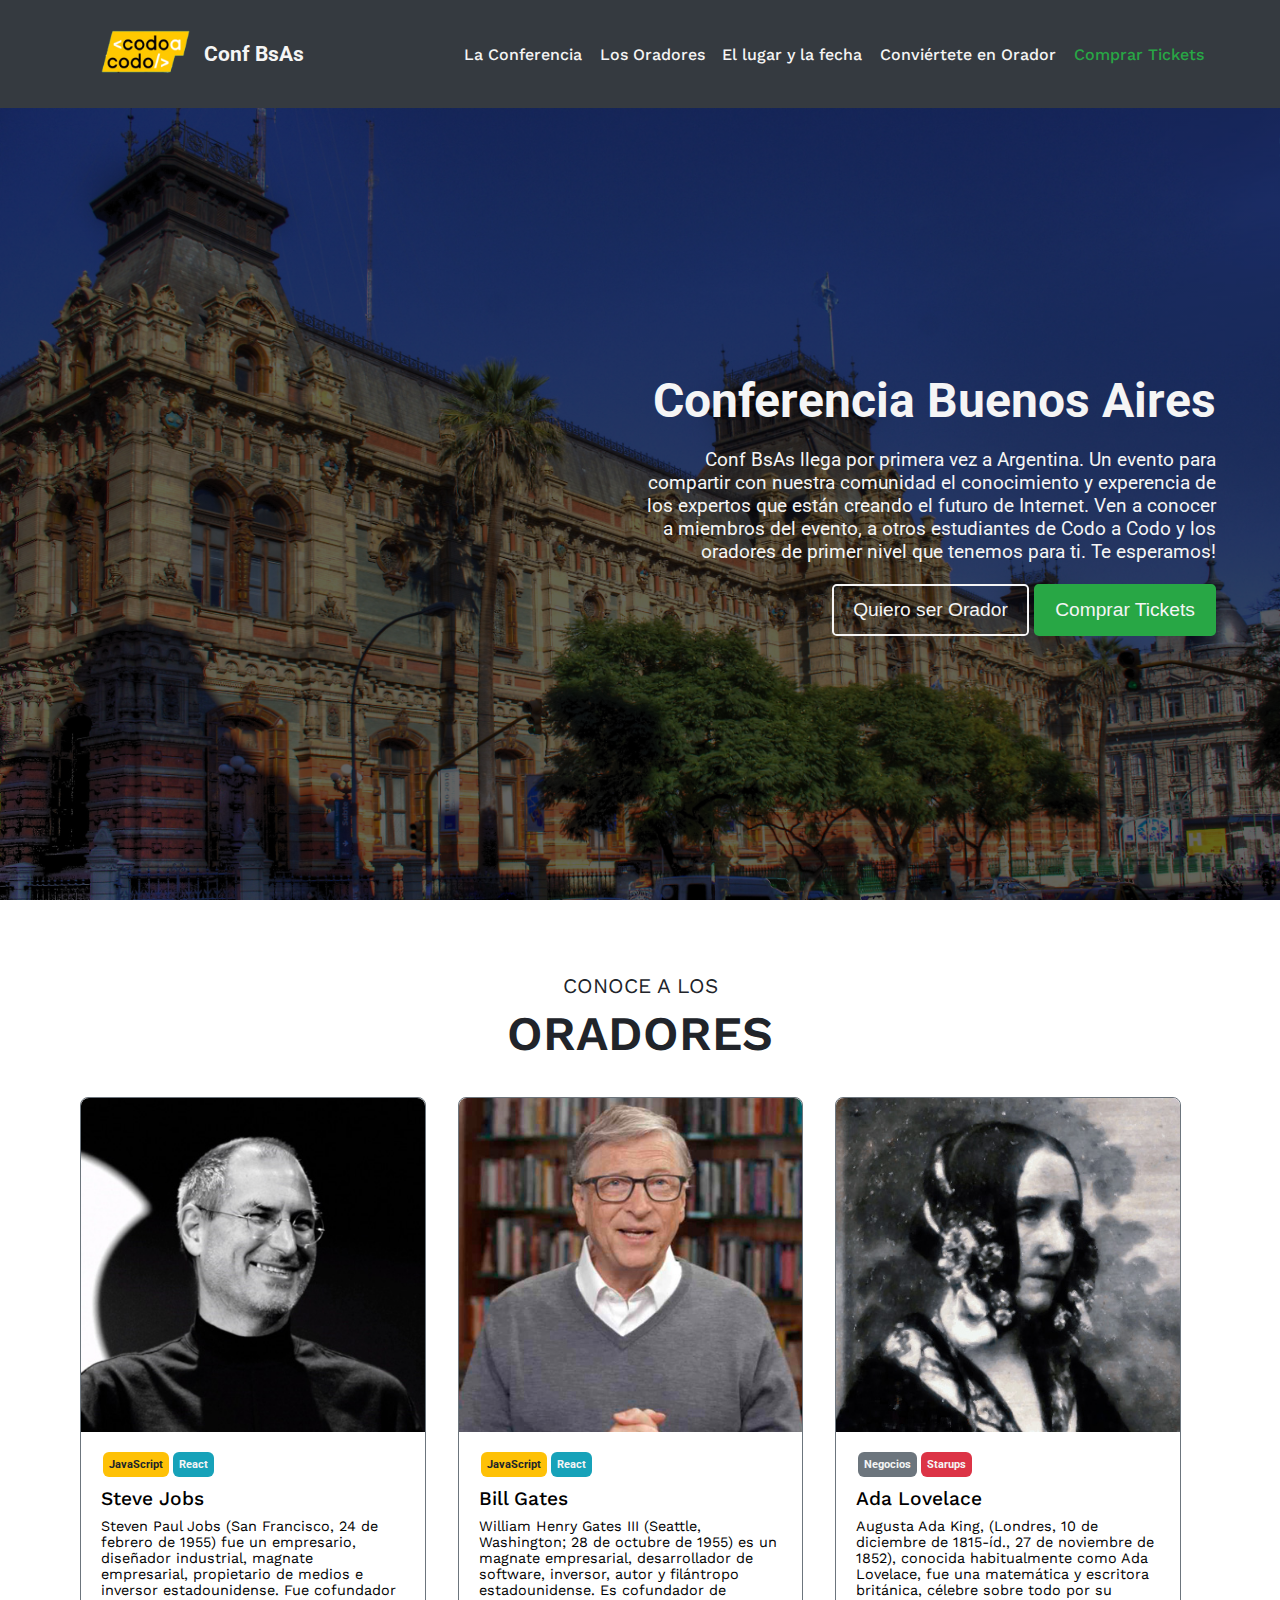
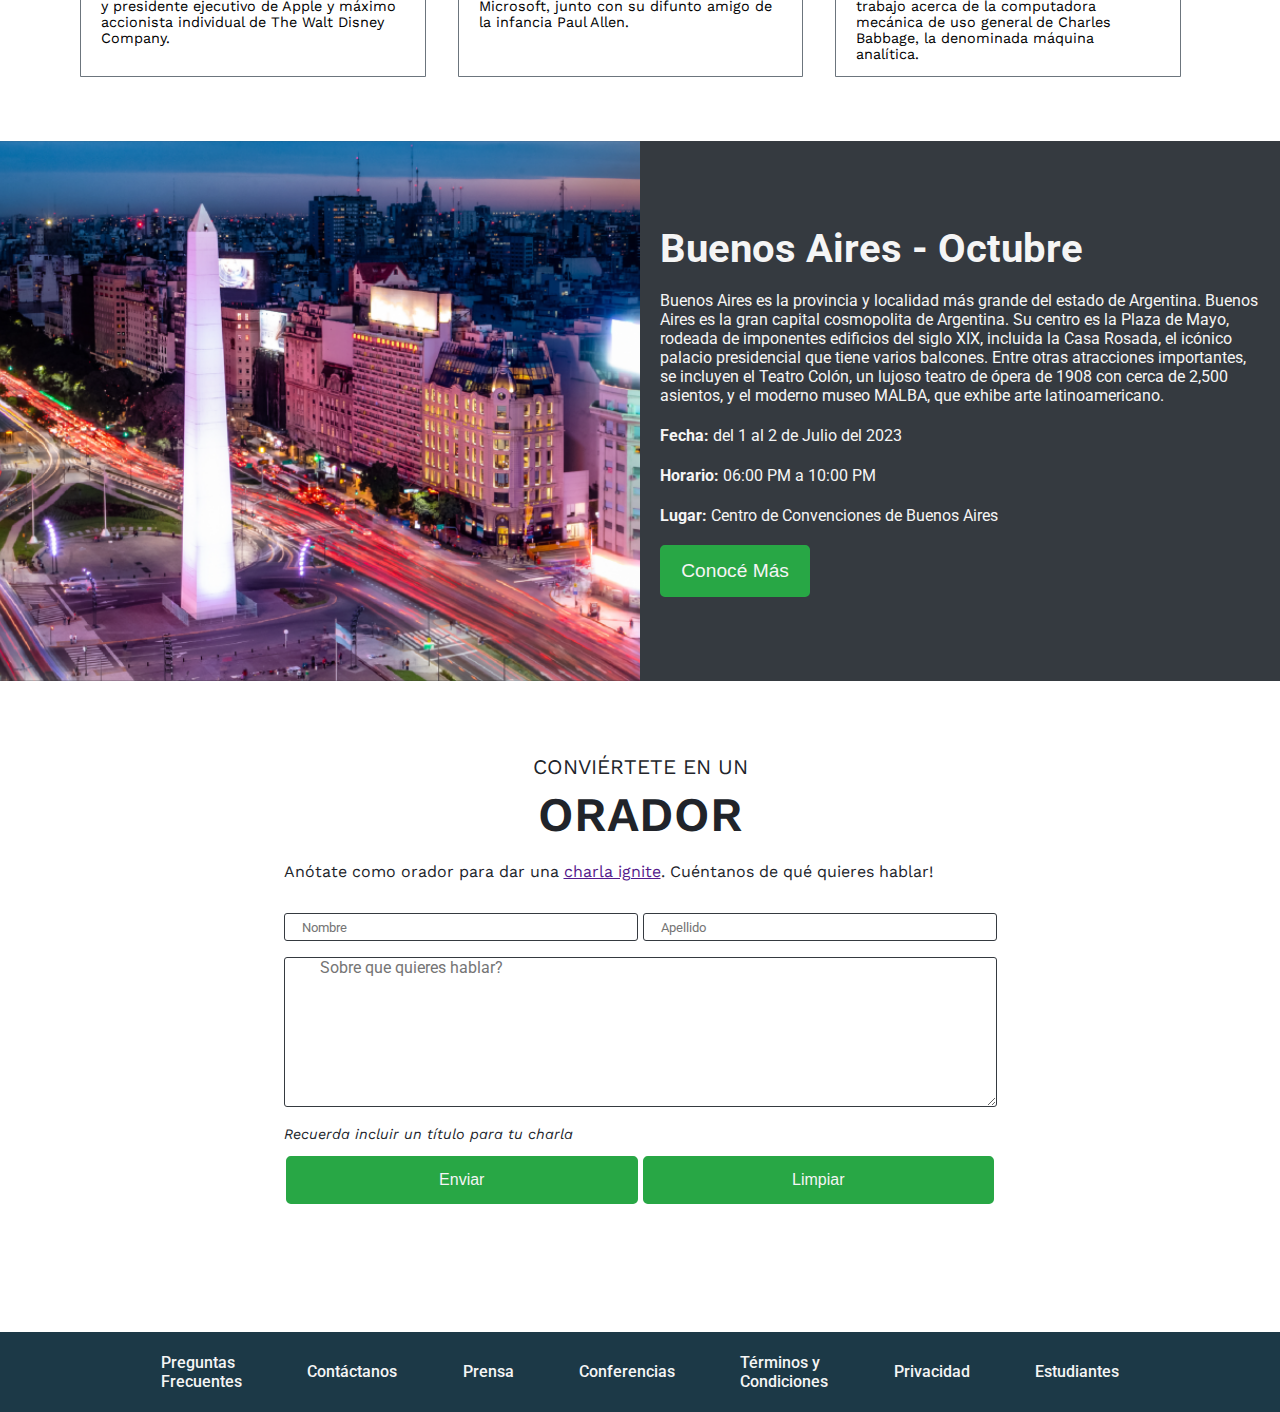
<file: index.html>
<!DOCTYPE html>
<html lang="es">
  <head>
    <meta charset="UTF-8" />
    <meta http-equiv="X-UA-Compatible" content="IE=edge" />
    <meta name="viewport" content="width=device-width, initial-scale=1.0" />
    <link rel="stylesheet" href="css/styles.css" />
    <link rel="preconnect" href="https://fonts.googleapis.com" />
    <link rel="preconnect" href="https://fonts.gstatic.com" crossorigin />
    <link rel="shortcut icon" href="/assets/img/favicon.ico" type="image/x-icon">
    <link
      href="https://fonts.googleapis.com/css2?family=Roboto:ital,wght@0,300;0,400;0,500;1,300;1,400;1,500&display=swap"
      rel="stylesheet"
    />
    <link href="https://fonts.googleapis.com/css2?family=Work+Sans:wght@100;200;300;400;500;600&display=swap" rel="stylesheet">
    <title>Conferencia - Buenos Aires</title>
  </head>
  <body>
    <!--Header-->
    <header class="header-index">
      <!--Navegación-->
      <div class="header-main">
        <div class="header-logo">
          <a href="/index.html" >
            <img class="cac-logo" src="/assets/img/logo-cac.png" alt="Logo Codo a Codo"/>
          </a>
          <h2 class="header-title">Conf BsAs</h2>
        </div>
        <nav>
          <ul class="header-links">
            <li><a class="nav-links" href="#conferencia">La Conferencia</a></li>
            <li><a class="nav-links" href="#oradores">Los Oradores</a></li>
            <li><a class="nav-links" href="#lugar-fecha">El lugar y la fecha</a></li>
            <li><a class="nav-links" href="#participa">Conviértete en Orador</a></li>
            <li><a class="nav-links-accent" href="/pages/tickets.html">Comprar Tickets</a></li>
          </ul>
        </nav>
      </div>
      <!--Hero-->
      <div id="conferencia" class="hero-container">
        <div class="hero-empty"></div>
        <div class="hero-content">
          <h2 class="hero-title">Conferencia Buenos Aires</h2>
          <p class="hero-text">
            Conf BsAs llega por primera vez a Argentina. Un evento para compartir
            con nuestra comunidad el conocimiento y experencia de los expertos
            que están creando el futuro de Internet. Ven a conocer a miembros
            del evento, a otros estudiantes de Codo a Codo y los oradores de
            primer nivel que tenemos para ti. Te esperamos!
          </p>
          <div>
            <button class="hero-btn btn-outline"><a href="#participa">Quiero ser Orador</a></button>
            <button class="hero-btn btn-filled"><a href="/pages/tickets.html">Comprar Tickets</a></button>
          </div>
        </div>
      </div>
    </header>
    <!--Oradores-->
    <main>
      <section class="speakers">
        <div id="oradores">
          <h2 class="title-speakers"><span class="span-speakers">conoce a los</span><br>oradores</h2>
        </div>
        <div class="cards-speakers">
          <div class="cards">
            <img class="cards-images" src="/assets/img/orador-jobs.jpg" alt="Imagen de Steve Jobs"/>
            <div class="cards-content">
              <button class="btn-cards tech-js">JavaScript</button><button class="btn-cards tech-react">React</button>
              <h4 class="title-cards">Steve Jobs</h4>
              <p class="description-cards">
                Steven Paul Jobs (San Francisco, 24 de febrero de 1955) fue un
                empresario, diseñador industrial, magnate empresarial, propietario
                de medios e inversor estadounidense. Fue cofundador y presidente
                ejecutivo de Apple y máximo accionista individual de The Walt
                Disney Company.
              </p>
            </div>
          </div>
          <div class="cards">
            <img class="cards-images" src="/assets/img/orador-gates.jpg" alt="Imagen de Bill Gates"/>
            <div class="cards-content">
              <button class="btn-cards tech-js">JavaScript</button><button class="btn-cards tech-react">React</button>
              <h4 class="title-cards">Bill Gates</h4>
              <p class="description-cards">
                William Henry Gates III (Seattle, Washington; 28 de octubre de
                1955) es un magnate empresarial, desarrollador de software,
                inversor, autor y filántropo estadounidense. Es cofundador de
                Microsoft, junto con su difunto amigo de la infancia Paul Allen.
              </p>
            </div>
          </div>
          <div class="cards">
            <img class="cards-images" src="/assets/img/orador-lovelace.jpg" alt="Imagen de Ada Lovelace" />
            <div class="cards-content">
              <button class="btn-cards tech-bussines">Negocios</button><button class="btn-cards tech-startups">Starups</button>
              <h4 class="title-cards">Ada Lovelace</h4>
              <p class="description-cards">
                Augusta Ada King, (Londres, 10 de diciembre de 1815-íd., 27 de
                noviembre de 1852), conocida habitualmente como Ada Lovelace, fue
                una matemática y escritora británica, célebre sobre todo por su
                trabajo acerca de la computadora mecánica de uso general de
                Charles Babbage, la denominada máquina analítica.
              </p>
            </div>
          </div>
        </div>
      </section>
      <!--Buenos Aires-->
      <section id="lugar-fecha" class="bsas-section">
        <div class="bsas-image">
          <img class="bsas-image-u" src="/assets/img/caba.png" alt="Imagen del Obelisco en Buenos Aires">
        </div>
        <div class="city-container">
          <h3 class="city-title">Buenos Aires - Octubre</h3>
          <p class="city-description">
            Buenos Aires es la provincia y localidad más grande del estado de
            Argentina. Buenos Aires es la gran capital cosmopolita de Argentina.
            Su centro es la Plaza de Mayo, rodeada de imponentes edificios del
            siglo XIX, incluida la Casa Rosada, el icónico palacio presidencial
            que tiene varios balcones. Entre otras atracciones importantes, se
            incluyen el Teatro Colón, un lujoso teatro de ópera de 1908 con
            cerca de 2,500 asientos, y el moderno museo MALBA, que exhibe arte
            latinoamericano.
          </p>
          <p class="city-description"><strong>Fecha:</strong> del 1 al 2 de Julio del 2023</p>
          <p class="city-description"><strong>Horario:</strong> 06:00 PM a 10:00 PM</p>
          <p class="city-description"><strong>Lugar:</strong> Centro de Convenciones de Buenos Aires</p>
          <button class="hero-btn btn-filled"><a href="#">Conocé Más</a></button>
        </div>
      </section>
      <!--Área Formulario-->
      <section class="form-section">
        <div>
          <div id="participa">
            <h2 class="form-title"><span class="span-title">conviértete en un</span><br>orador</h2>
            <p class="form-description">
              Anótate como orador para dar una <a href="">charla ignite</a>.
              Cuéntanos de qué quieres hablar!
            </p>
          </div>
          <div class="form-section">
            <form action="">
              <div class="form-data">
              <input class="data" type="text" placeholder="Nombre" name="Nombre" id="" />
              <input class="data" type="text" placeholder="Apellido" name="Apellido" id="" />
              </div>
              <div>
              <textarea class="filled" name="charla" id="" cols="46" rows="4" placeholder="Sobre que quieres hablar?"></textarea>
              <p class="form-important">Recuerda incluir un título para tu charla</p>
              </div>
              <div class="btn-section">
              <input class="btn-form btn-filled" type="submit" value="Enviar" />
              <input class="btn-form btn-filled" type="reset" value="Limpiar">
              </div>
            </form>
          </div>
        </div>
      </section>
    </main>
    <!--Footer-->
    <footer class="footer-section">
      <ul class="footer-nav">
        <li class="nav-elements"><a class="footer-nav-links" href="/pages/faq.html">Preguntas<br>Frecuentes</a></li>
        <li class="nav-elements"><a class="footer-nav-links" href="/pages/contactanos.html">Contáctanos</a></li>
        <li class="nav-elements"><a class="footer-nav-links" href="/pages/prensa.html">Prensa</a></li>
        <li class="nav-elements"><a class="footer-nav-links" href="/pages/conferencias.html">Conferencias</a></li>
        <li class="nav-elements"><a class="footer-nav-links" href="/pages/tyc.html">Términos y<br>Condiciones</a></li>
        <li class="nav-elements"><a class="footer-nav-links" href="/pages/privacidad.html">Privacidad</a></li>
        <li class="nav-elements"><a class="footer-nav-links" href="/pages/estudiantes.html">Estudiantes</a></li>
      </ul>
    </footer>
  </body>
</html>
</file>
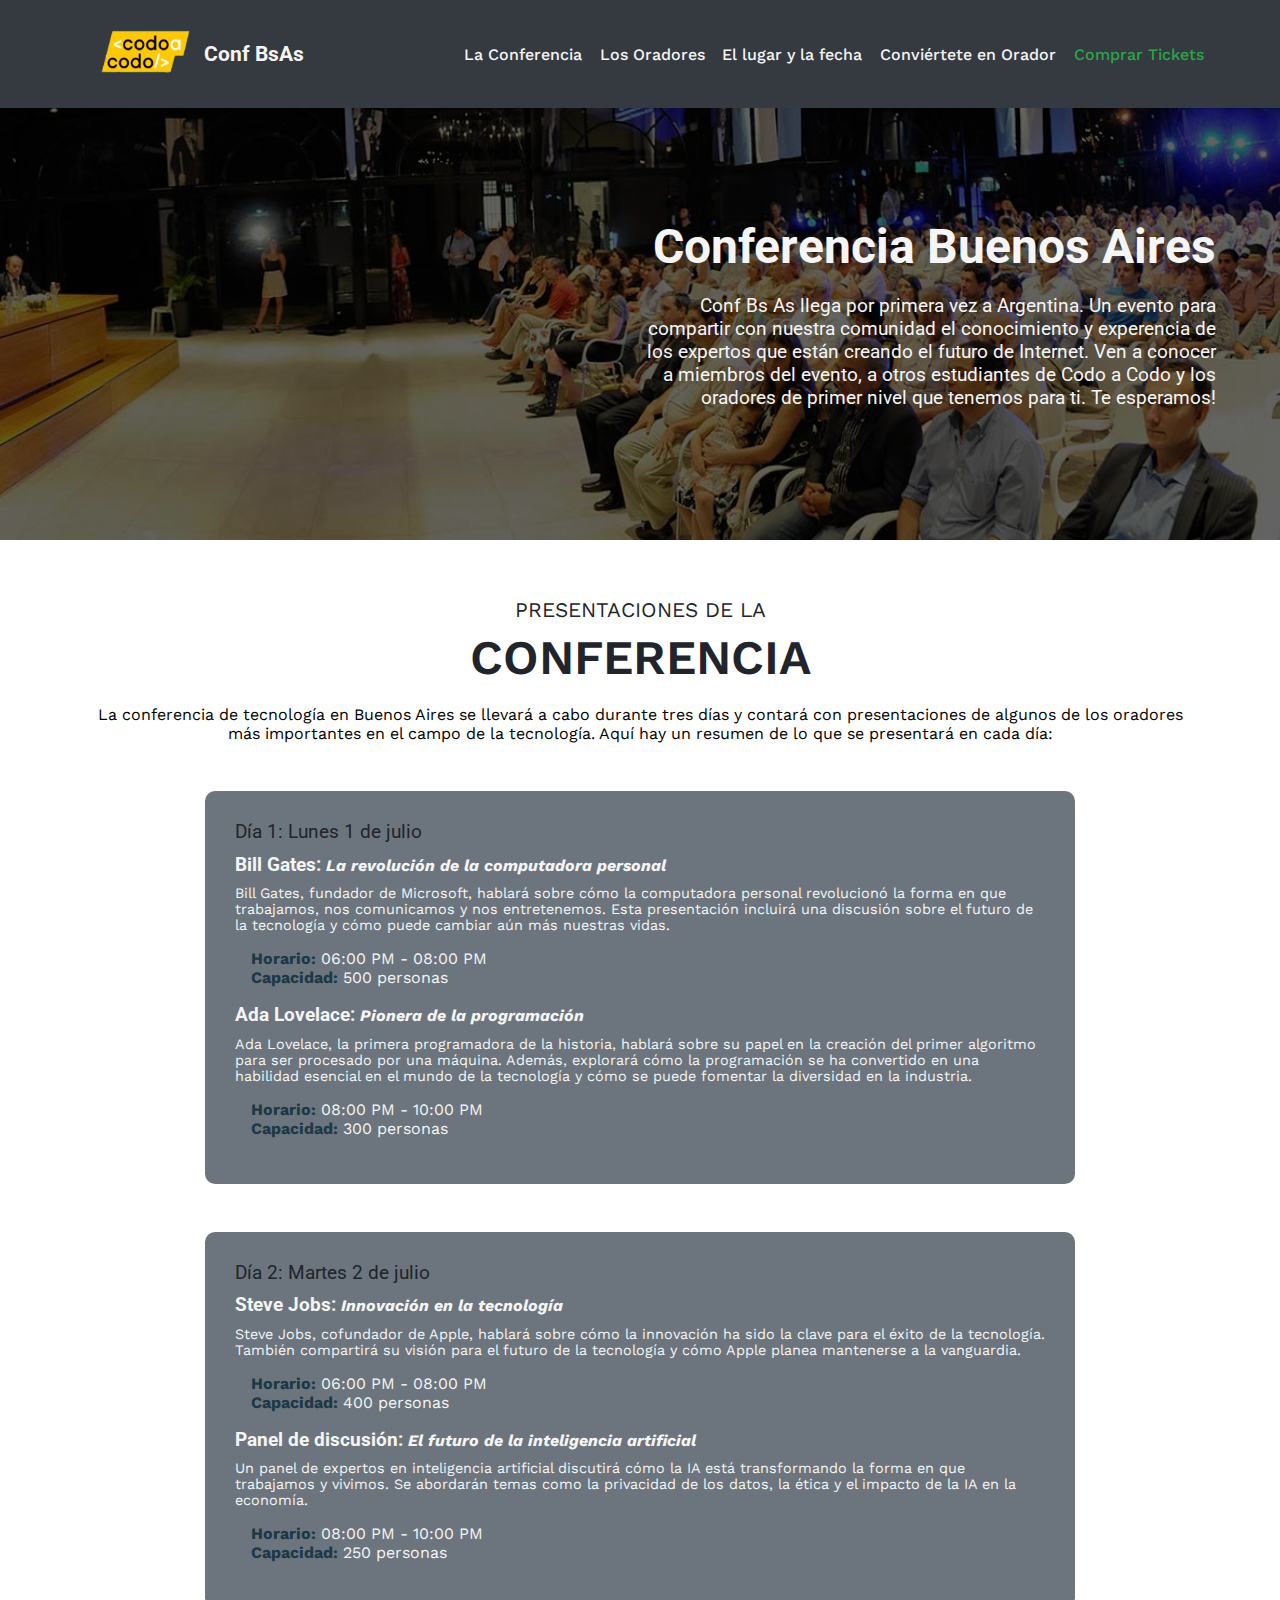
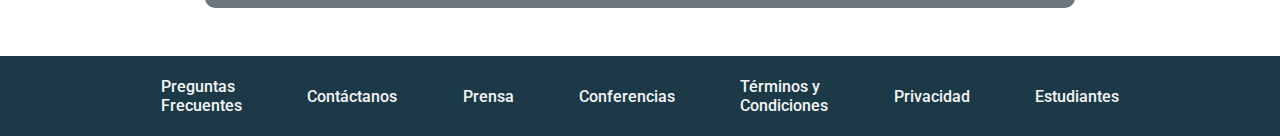
<file: pages/conferencias.html>
<!DOCTYPE html>
<html lang="es">
  <head>
    <meta charset="UTF-8" />
    <meta http-equiv="X-UA-Compatible" content="IE=edge" />
    <meta name="viewport" content="width=device-width, initial-scale=1.0" />
    <link rel="stylesheet" href="/css/styles.css" />
    <link rel="preconnect" href="https://fonts.googleapis.com" />
    <link rel="preconnect" href="https://fonts.gstatic.com" crossorigin />
    <link rel="shortcut icon" href="/assets/img/favicon.ico" type="image/x-icon">
    <link
      href="https://fonts.googleapis.com/css2?family=Roboto:ital,wght@0,300;0,400;0,500;1,300;1,400;1,500&display=swap"
      rel="stylesheet"
    />
    <link href="https://fonts.googleapis.com/css2?family=Work+Sans:wght@100;200;300;400;500;600&display=swap" rel="stylesheet">
    <title>Conferencia - Buenos Aires</title>
  </head>
  <body>
    <!--Header-->
    <header class="header-pages">
      <!--Navegación-->
      <div class="header-main-pages">
        <div class="header-logo">
          <a href="/index.html" >
            <img class="cac-logo" src="/assets/img/logo-cac.png" alt="Logo Codo a Codo"/>
          </a>
          <h2 class="header-title">Conf BsAs</h2>
        </div>
        <nav>
          <ul class="header-links">
            <li><a class="nav-links" href="/index.html#conferencia">La Conferencia</a></li>
            <li><a class="nav-links" href="/index.html#oradores">Los Oradores</a></li>
            <li><a class="nav-links" href="/index.html#lugar-fecha">El lugar y la fecha</a></li>
            <li><a class="nav-links" href="/index.html#participa">Conviértete en Orador</a></li>
            <li><a class="nav-links-accent" href="/pages/tickets.html">Comprar Tickets</a></li>
          </ul>
        </nav>
      </div>
      <!--Hero-->
      <div class="hero-container-conference">
        <div class="hero-empty"></div>
        <div class="hero-content">
          <h2 class="hero-title">Conferencia Buenos Aires</h2>
          <p class="hero-text">
            Conf Bs As llega por primera vez a Argentina. Un evento para compartir
            con nuestra comunidad el conocimiento y experencia de los expertos
            que están creando el futuro de Internet. Ven a conocer a miembros
            del evento, a otros estudiantes de Codo a Codo y los oradores de
            primer nivel que tenemos para ti. Te esperamos!
          </p>
        </div>
      </div>
    </header>
    <!--Conferencias-->
    <main>
        <section class="conference-section">
            <h2 class="title-speakers"><span class="span-speakers">Presentaciones de la</span><br>conferencia</h2>
            <p class="conference-description">La conferencia de tecnología en Buenos Aires se llevará a cabo durante tres días y contará con presentaciones de algunos de los oradores más importantes en el campo de la tecnología. Aquí hay un resumen de lo que se presentará en cada día:</p>
          
            <div class="conference-day">
                <h3 class="day-title">Día 1: Lunes 1 de julio</h3>
                <ul>
                  <li class="list-info">
                    <h4 class="day-panelist">Bill Gates: <span class="panelist-theme">La revolución de la computadora personal</span></h4>
                    <p class="panelist-description">Bill Gates, fundador de Microsoft, hablará sobre cómo la computadora personal revolucionó la forma en que trabajamos, nos comunicamos y nos entretenemos. Esta presentación incluirá una discusión sobre el futuro de la tecnología y cómo puede cambiar aún más nuestras vidas.</p>
                    <div class="day-data">
                        <p class="day-time"><strong class="data-colors">Horario:</strong> 06:00 PM - 08:00 PM</p>
                        <p class="day-time"><strong class="data-colors">Capacidad:</strong> 500 personas</p>
                    </div>
                  </li>
                  <li class="list-info">
                    <h4 class="day-panelist">Ada Lovelace: <span class="panelist-theme">Pionera de la programación</span></h4>
                    <p class="panelist-description">Ada Lovelace, la primera programadora de la historia, hablará sobre su papel en la creación del primer algoritmo para ser procesado por una máquina. Además, explorará cómo la programación se ha convertido en una habilidad esencial en el mundo de la tecnología y cómo se puede fomentar la diversidad en la industria.</p>
                    <div class="day-data">
                        <p class="day-time"><strong class="data-colors">Horario:</strong> 08:00 PM - 10:00 PM</p>
                        <p class="day-time"><strong class="data-colors">Capacidad:</strong> 300 personas</p>
                    </div>
                  </li>
                </ul>
            </div>
          
            <div class="conference-day">
                <h3 class="day-title">Día 2: Martes 2 de julio</h3>
                <ul>
                  <li class="list-info">
                    <h4 class="day-panelist">Steve Jobs: <span class="panelist-theme">Innovación en la tecnología</span></h4>
                    <p class="panelist-description">Steve Jobs, cofundador de Apple, hablará sobre cómo la innovación ha sido la clave para el éxito de la tecnología. También compartirá su visión para el futuro de la tecnología y cómo Apple planea mantenerse a la vanguardia.</p>
                    <div class="day-data">
                        <p class="day-time"><strong class="data-colors">Horario:</strong> 06:00 PM - 08:00 PM</p>
                        <p class="day-time"><strong class="data-colors">Capacidad:</strong> 400 personas</p>
                    </div>
                  </li>
                  <li class="list-info">
                    <h4 class="day-panelist">Panel de discusión: <span class="panelist-theme">El futuro de la inteligencia artificial</span></h4>
                    <p class="panelist-description">Un panel de expertos en inteligencia artificial discutirá cómo la IA está transformando la forma en que trabajamos y vivimos. Se abordarán temas como la privacidad de los datos, la ética y el impacto de la IA en la economía.</p>
                    <div class="day-data">
                        <p class="day-time"><strong class="data-colors">Horario:</strong> 08:00 PM - 10:00 PM</p>
                        <p class="day-time"><strong class="data-colors">Capacidad:</strong> 250 personas</p>
                    </div>
                  </li>
                </ul>
            </div>
        </section>
    </main>
    <!--Footer-->
    <footer class="footer-section">
        <ul class="footer-nav">
          <li class="nav-elements"><a class="footer-nav-links" href="/pages/faq.html">Preguntas<br>Frecuentes</a></li>
          <li class="nav-elements"><a class="footer-nav-links" href="/pages/contactanos.html">Contáctanos</a></li>
          <li class="nav-elements"><a class="footer-nav-links" href="/pages/prensa.html">Prensa</a></li>
          <li class="nav-elements"><a class="footer-nav-links" href="/pages/conferencias.html">Conferencias</a></li>
          <li class="nav-elements"><a class="footer-nav-links" href="/pages/tyc.html">Términos y<br>Condiciones</a></li>
          <li class="nav-elements"><a class="footer-nav-links" href="/pages/privacidad.html">Privacidad</a></li>
          <li class="nav-elements"><a class="footer-nav-links" href="/pages/estudiantes.html">Estudiantes</a></li>
        </ul>
      </footer>
  </body>
</html>
</file>
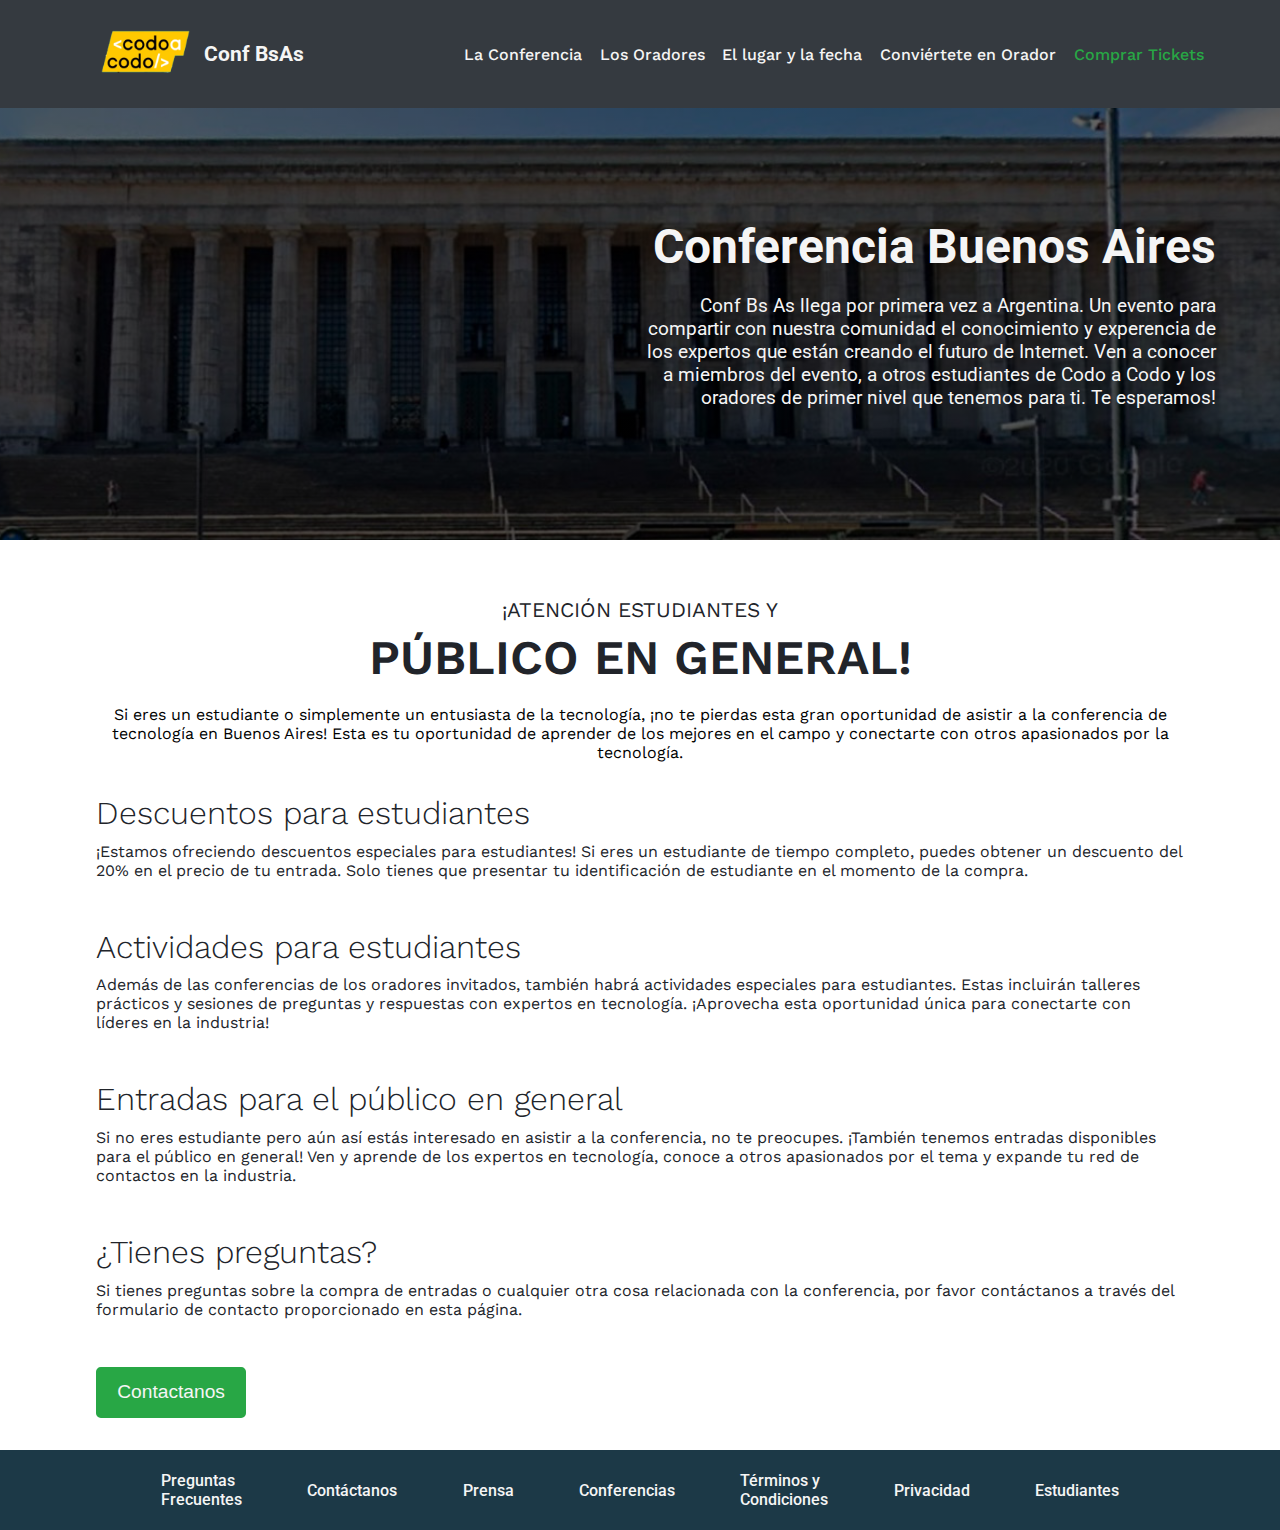
<file: pages/estudiantes.html>
<!DOCTYPE html>
<html lang="es">
  <head>
    <meta charset="UTF-8" />
    <meta http-equiv="X-UA-Compatible" content="IE=edge" />
    <meta name="viewport" content="width=device-width, initial-scale=1.0" />
    <link rel="stylesheet" href="/css/styles.css" />
    <link rel="preconnect" href="https://fonts.googleapis.com" />
    <link rel="preconnect" href="https://fonts.gstatic.com" crossorigin />
    <link rel="shortcut icon" href="/assets/img/favicon.ico" type="image/x-icon">
    <link
      href="https://fonts.googleapis.com/css2?family=Roboto:ital,wght@0,300;0,400;0,500;1,300;1,400;1,500&display=swap"
      rel="stylesheet"
    />
    <link href="https://fonts.googleapis.com/css2?family=Work+Sans:wght@100;200;300;400;500;600&display=swap" rel="stylesheet">
    <title>Conferencia - Buenos Aires</title>
  </head>
  <body>
    <!--Header-->
    <header class="header-pages">
      <!--Navegación-->
      <div class="header-main-pages">
        <div class="header-logo">
          <a href="/index.html" >
            <img class="cac-logo" src="/assets/img/logo-cac.png" alt="Logo Codo a Codo"/>
          </a>
          <h2 class="header-title">Conf BsAs</h2>
        </div>
        <nav>
          <ul class="header-links">
            <li><a class="nav-links" href="/index.html#conferencia">La Conferencia</a></li>
            <li><a class="nav-links" href="/index.html#oradores">Los Oradores</a></li>
            <li><a class="nav-links" href="/index.html#lugar-fecha">El lugar y la fecha</a></li>
            <li><a class="nav-links" href="/index.html#participa">Conviértete en Orador</a></li>
            <li><a class="nav-links-accent" href="/pages/tickets.html">Comprar Tickets</a></li>
          </ul>
        </nav>
      </div>
      <!--Hero-->
      <div class="hero-container-student">
        <div class="hero-empty"></div>
        <div class="hero-content">
          <h2 class="hero-title">Conferencia Buenos Aires</h2>
          <p class="hero-text">
            Conf Bs As llega por primera vez a Argentina. Un evento para compartir
            con nuestra comunidad el conocimiento y experencia de los expertos
            que están creando el futuro de Internet. Ven a conocer a miembros
            del evento, a otros estudiantes de Codo a Codo y los oradores de
            primer nivel que tenemos para ti. Te esperamos!
          </p>
        </div>
      </div>
    </header>
    <!--estudiantes-->
    <main>
        <section class="students-section">
            <h2 class="title-speakers"><span class="span-speakers">¡Atención estudiantes y </span><br>público en general!</h2>
            <p class="students-description">Si eres un estudiante o simplemente un entusiasta de la tecnología, 
                ¡no te pierdas esta gran oportunidad de asistir a la conferencia de tecnología en Buenos Aires! 
                Esta es tu oportunidad de aprender de los mejores en el campo y conectarte con otros apasionados por la tecnología.</p>
          
            <h3 class="students-subs">Descuentos para estudiantes</h3>
            <p class="students-texts">¡Estamos ofreciendo descuentos especiales para estudiantes! Si eres un estudiante 
                de tiempo completo, puedes obtener un descuento del 20% en el precio de tu entrada. Solo tienes que presentar 
                tu identificación de estudiante en el momento de la compra.</p>
          
            <h3 class="students-subs">Actividades para estudiantes</h3>
            <p class="students-texts">Además de las conferencias de los oradores invitados, también habrá actividades 
                especiales para estudiantes. Estas incluirán talleres prácticos y sesiones de preguntas y respuestas con 
                expertos en tecnología. ¡Aprovecha esta oportunidad única para conectarte con líderes en la industria!</p>
          
            <h3 class="students-subs">Entradas para el público en general</h3>
            <p class="students-texts">Si no eres estudiante pero aún así estás interesado en asistir a la conferencia, 
                no te preocupes. ¡También tenemos entradas disponibles para el público en general! Ven y aprende de los 
                expertos en tecnología, conoce a otros apasionados por el tema y expande tu red de contactos en la industria.</p>
          
            <h3 class="students-subs">¿Tienes preguntas?</h3>
            <p class="students-texts">Si tienes preguntas sobre la compra de entradas o cualquier otra cosa relacionada 
                con la conferencia, por favor contáctanos a través del formulario de contacto proporcionado en esta página.</p>
                <div class="button-student"><button class="hero-btn btn-filled"><a href="/pages/contactanos.html">Contactanos</a></button></div>
          </section>
    </main>
    <!--Footer-->
    <footer class="footer-section">
        <ul class="footer-nav">
            <li class="nav-elements"><a class="footer-nav-links" href="/pages/faq.html">Preguntas<br>Frecuentes</a></li>
            <li class="nav-elements"><a class="footer-nav-links" href="/pages/contactanos.html">Contáctanos</a></li>
            <li class="nav-elements"><a class="footer-nav-links" href="/pages/prensa.html">Prensa</a></li>
            <li class="nav-elements"><a class="footer-nav-links" href="/pages/conferencias.html">Conferencias</a></li>
            <li class="nav-elements"><a class="footer-nav-links" href="/pages/tyc.html">Términos y<br>Condiciones</a></li>
            <li class="nav-elements"><a class="footer-nav-links" href="/pages/privacidad.html">Privacidad</a></li>
            <li class="nav-elements"><a class="footer-nav-links" href="/pages/estudiantes.html">Estudiantes</a></li>
          </ul>
    </footer>
  </body>
</html>
</file>
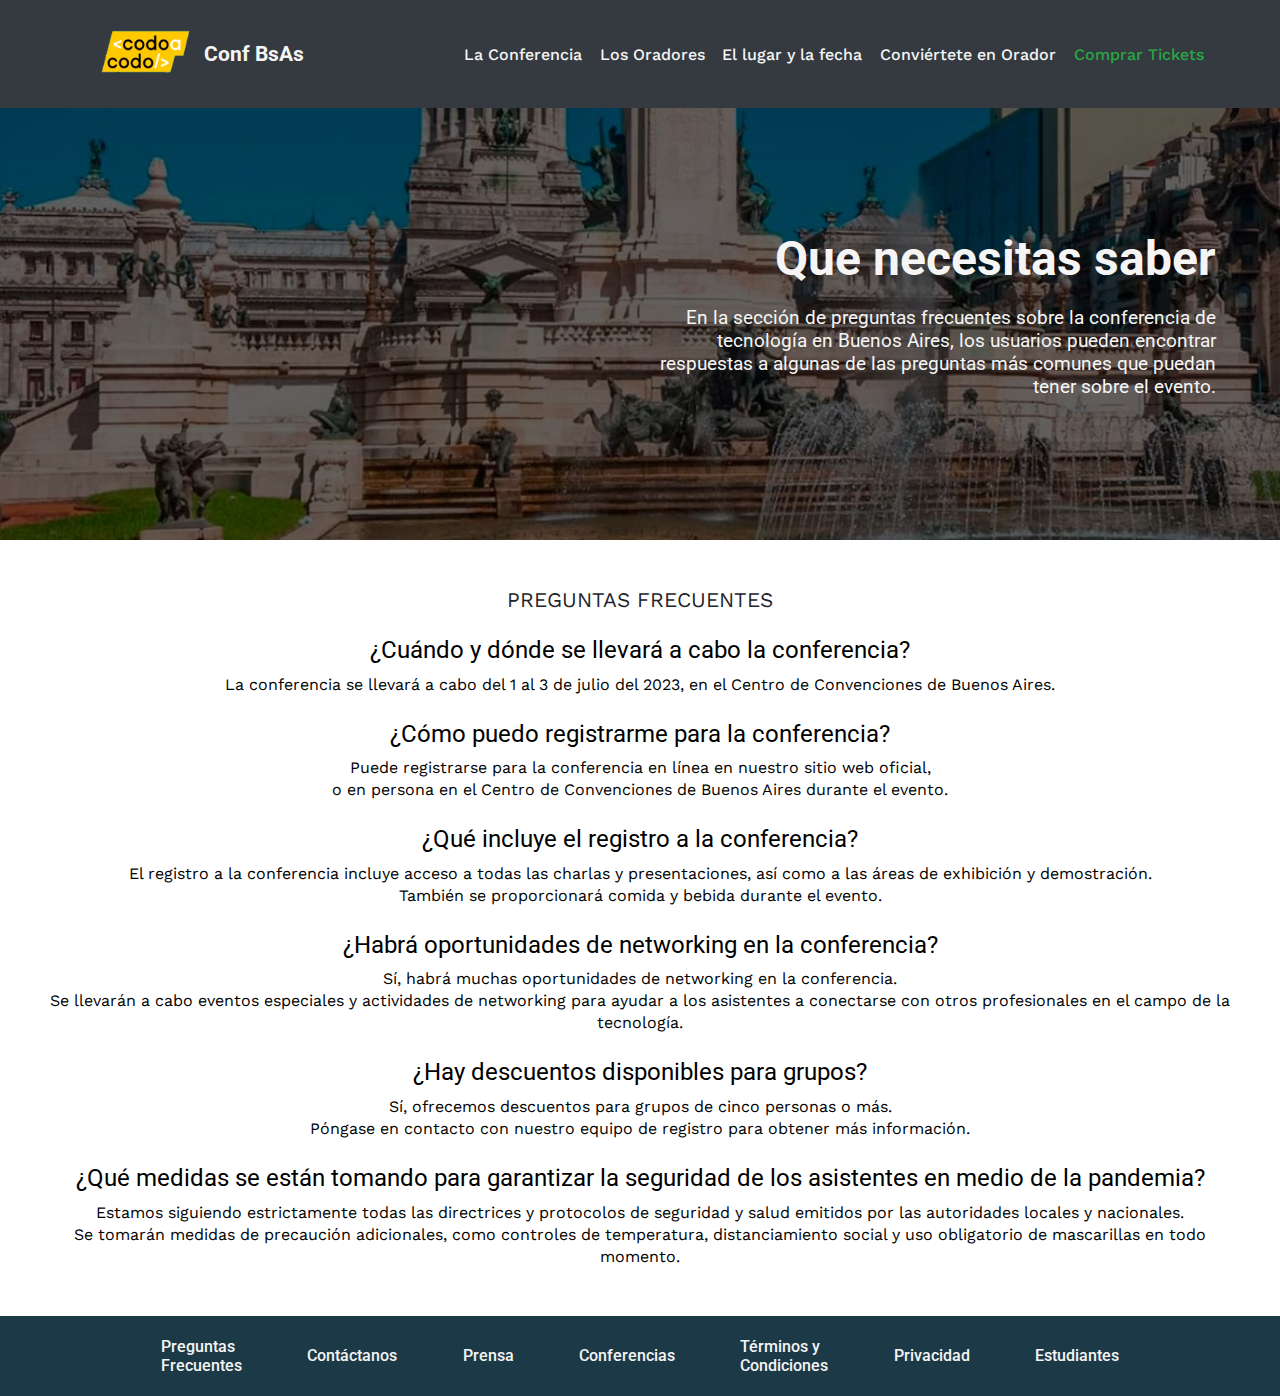
<file: pages/faq.html>
<!DOCTYPE html>
<html lang="es">
  <head>
    <meta charset="UTF-8" />
    <meta http-equiv="X-UA-Compatible" content="IE=edge" />
    <meta name="viewport" content="width=device-width, initial-scale=1.0" />
    <link rel="stylesheet" href="/css/styles.css" />
    <link rel="preconnect" href="https://fonts.googleapis.com" />
    <link rel="preconnect" href="https://fonts.gstatic.com" crossorigin />
    <link rel="shortcut icon" href="/assets/img/favicon.ico" type="image/x-icon">
    <link
      href="https://fonts.googleapis.com/css2?family=Roboto:ital,wght@0,300;0,400;0,500;1,300;1,400;1,500&display=swap"
      rel="stylesheet"
    />
    <link href="https://fonts.googleapis.com/css2?family=Work+Sans:wght@100;200;300;400;500;600&display=swap" rel="stylesheet">
    <title>Conferencia - Buenos Aires</title>
  </head>
  <body>
    <!--Header-->
    <header class="header-pages">
      <!--Navegación-->
      <div class="header-main-pages">
        <div class="header-logo">
          <a href="/index.html" >
            <img class="cac-logo" src="/assets/img/logo-cac.png" alt="Logo Codo a Codo"/>
          </a>
          <h2 class="header-title">Conf BsAs</h2>
        </div>
        <nav>
          <ul class="header-links">
            <li><a class="nav-links" href="/index.html#conferencia">La Conferencia</a></li>
            <li><a class="nav-links" href="/index.html#oradores">Los Oradores</a></li>
            <li><a class="nav-links" href="/index.html#lugar-fecha">El lugar y la fecha</a></li>
            <li><a class="nav-links" href="/index.html#participa">Conviértete en Orador</a></li>
            <li><a class="nav-links-accent" href="/pages/tickets.html">Comprar Tickets</a></li>
          </ul>
        </nav>
      </div>
      <!--Hero-->
      <div class="hero-container-faq">
        <div class="hero-empty"></div>
        <div class="hero-content">
          <h2 class="hero-title">Que necesitas saber</h2>
          <p class="hero-text">
            En la sección de preguntas frecuentes sobre la conferencia de 
            tecnología en Buenos Aires, los usuarios pueden encontrar 
            respuestas a algunas de las preguntas más comunes que puedan 
            tener sobre el evento.
          </p>
        </div>
      </div>
    </header>
    <!--Oradores-->
    <main>
        <section class="faq-section">
            <h2 class="span-title">Preguntas frecuentes</h2>
            <h3 class="faq-questions">¿Cuándo y dónde se llevará a cabo la conferencia?</h3>
            <p class="faq-answers">La conferencia se llevará a cabo del 1 al 3 de julio del 2023, en el Centro de Convenciones de Buenos Aires.</p>
            <h3 class="faq-questions">¿Cómo puedo registrarme para la conferencia?</h3>
            <p class="faq-answers">Puede registrarse para la conferencia en línea en nuestro sitio web oficial,<br>o en persona en el Centro de Convenciones de Buenos Aires durante el evento.</p>
            <h3 class="faq-questions">¿Qué incluye el registro a la conferencia?</h3>
            <p class="faq-answers">El registro a la conferencia incluye acceso a todas las charlas y presentaciones, así como a las áreas de exhibición y demostración.<br>También se proporcionará comida y bebida durante el evento.</p>
            <h3 class="faq-questions">¿Habrá oportunidades de networking en la conferencia?</h3>
            <p class="faq-answers">Sí, habrá muchas oportunidades de networking en la conferencia.<br>Se llevarán a cabo eventos especiales y actividades de networking para ayudar a los asistentes a conectarse con otros profesionales en el campo de la tecnología.</p>
            <h3 class="faq-questions">¿Hay descuentos disponibles para grupos?</h3>
            <p class="faq-answers">Sí, ofrecemos descuentos para grupos de cinco personas o más.<br>Póngase en contacto con nuestro equipo de registro para obtener más información.</p>
            <h3 class="faq-questions">¿Qué medidas se están tomando para garantizar la seguridad de los asistentes en medio de la pandemia?</h3>
            <p class="faq-answers">Estamos siguiendo estrictamente todas las directrices y protocolos de seguridad y salud emitidos por las autoridades locales y nacionales.<br>Se tomarán medidas de precaución adicionales, como controles de temperatura, distanciamiento social y uso obligatorio de mascarillas en todo momento.</p>
          </section>
    </main>
    <!--Footer-->
    <footer class="footer-section">
        <ul class="footer-nav">
          <li class="nav-elements"><a class="footer-nav-links" href="/pages/faq.html">Preguntas<br>Frecuentes</a></li>
          <li class="nav-elements"><a class="footer-nav-links" href="/pages/contactanos.html">Contáctanos</a></li>
          <li class="nav-elements"><a class="footer-nav-links" href="/pages/prensa.html">Prensa</a></li>
          <li class="nav-elements"><a class="footer-nav-links" href="/pages/conferencias.html">Conferencias</a></li>
          <li class="nav-elements"><a class="footer-nav-links" href="/pages/tyc.html">Términos y<br>Condiciones</a></li>
          <li class="nav-elements"><a class="footer-nav-links" href="/pages/privacidad.html">Privacidad</a></li>
          <li class="nav-elements"><a class="footer-nav-links" href="/pages/estudiantes.html">Estudiantes</a></li>
        </ul>
      </footer>
  </body>
</html>
</file>
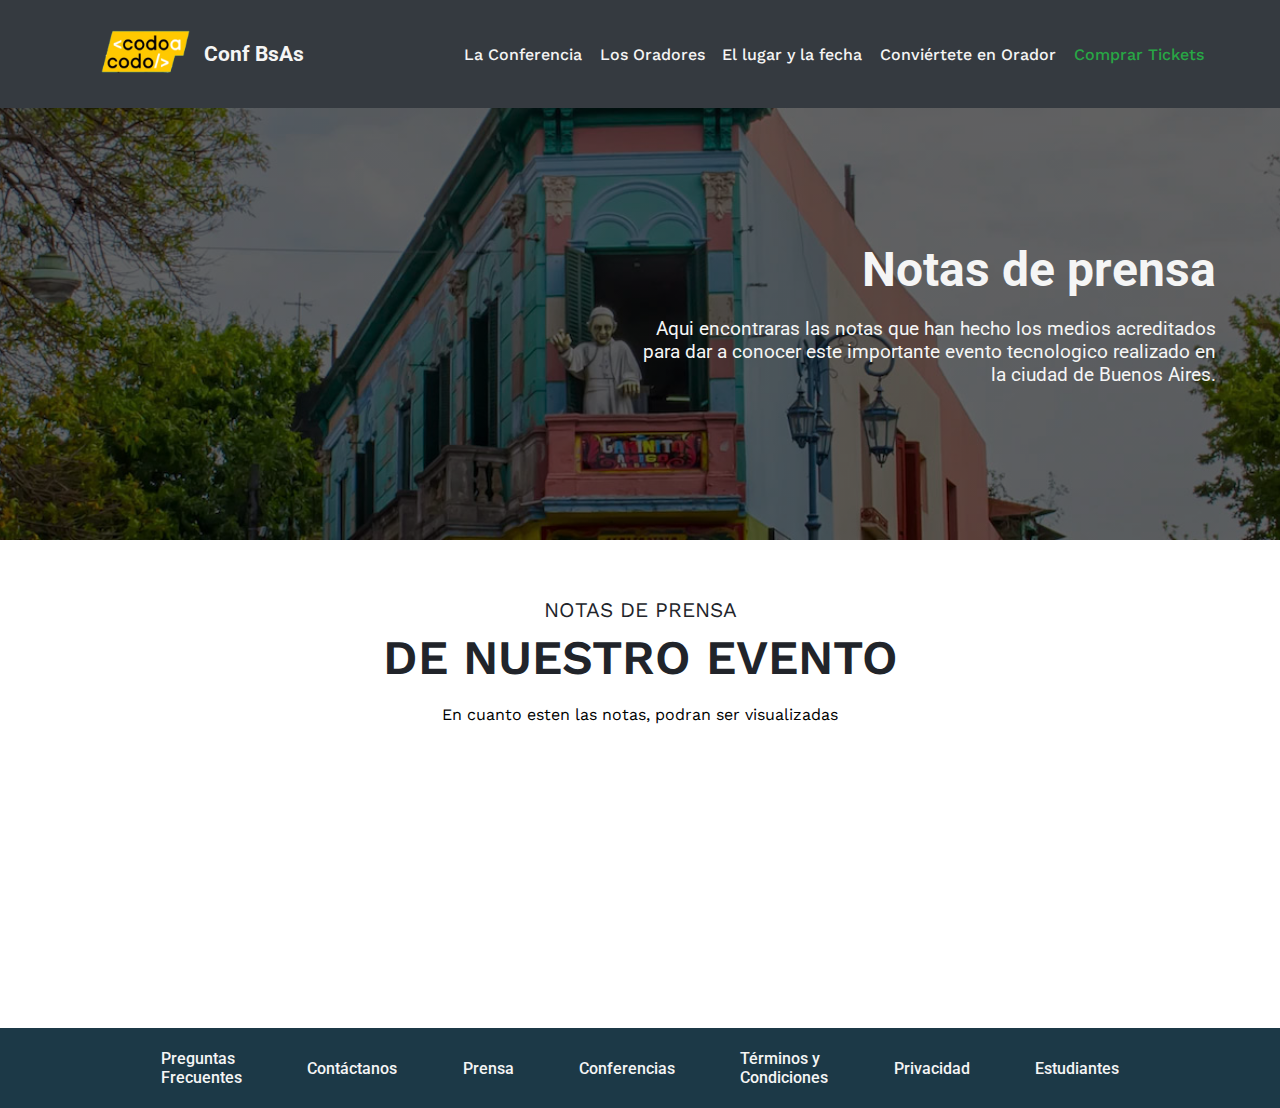
<file: pages/prensa.html>
<!DOCTYPE html>
<html lang="es">
  <head>
    <meta charset="UTF-8" />
    <meta http-equiv="X-UA-Compatible" content="IE=edge" />
    <meta name="viewport" content="width=device-width, initial-scale=1.0" />
    <link rel="stylesheet" href="/css/styles.css" />
    <link rel="preconnect" href="https://fonts.googleapis.com" />
    <link rel="preconnect" href="https://fonts.gstatic.com" crossorigin />
    <link rel="shortcut icon" href="/assets/img/favicon.ico" type="image/x-icon">
    <link
      href="https://fonts.googleapis.com/css2?family=Roboto:ital,wght@0,300;0,400;0,500;1,300;1,400;1,500&display=swap"
      rel="stylesheet"
    />
    <link href="https://fonts.googleapis.com/css2?family=Work+Sans:wght@100;200;300;400;500;600&display=swap" rel="stylesheet">
    <title>Conferencia - Buenos Aires</title>
  </head>
  <body>
    <!--Header-->
    <header class="header-pages">
      <!--Navegación-->
      <div class="header-main-pages">
        <div class="header-logo">
          <a href="/index.html" >
            <img class="cac-logo" src="/assets/img/logo-cac.png" alt="Logo Codo a Codo"/>
          </a>
          <h2 class="header-title">Conf BsAs</h2>
        </div>
        <nav>
          <ul class="header-links">
            <li><a class="nav-links" href="/index.html#conferencia">La Conferencia</a></li>
            <li><a class="nav-links" href="/index.html#oradores">Los Oradores</a></li>
            <li><a class="nav-links" href="/index.html#lugar-fecha">El lugar y la fecha</a></li>
            <li><a class="nav-links" href="/index.html#participa">Conviértete en Orador</a></li>
            <li><a class="nav-links-accent" href="/pages/tickets.html">Comprar Tickets</a></li>
          </ul>
        </nav>
      </div>
      <!--Hero-->
      <div class="hero-container-press">
        <div class="hero-empty"></div>
        <div class="hero-content">
          <h2 class="hero-title">Notas de prensa</h2>
          <p class="hero-text">
            Aqui encontraras las notas que han hecho los medios acreditados
            para dar a conocer este importante evento tecnologico realizado
            en la ciudad de Buenos Aires.
          </p>
        </div>
      </div>
    </header>
    <!--Prensa-->
    <main>
      <section class="main-prensa">
        <h2 class="title-speakers"><span class="span-speakers">Notas de Prensa</span><br>de nuestro evento</h2>
        <p class="press-description">En cuanto esten las notas, podran ser visualizadas</p>
      </section>
    </main>
    <!--Footer-->
    <footer class="footer-section">
        <ul class="footer-nav">
          <li class="nav-elements"><a class="footer-nav-links" href="/pages/faq.html">Preguntas<br>Frecuentes</a></li>
          <li class="nav-elements"><a class="footer-nav-links" href="/pages/contactanos.html">Contáctanos</a></li>
          <li class="nav-elements"><a class="footer-nav-links" href="/pages/prensa.html">Prensa</a></li>
          <li class="nav-elements"><a class="footer-nav-links" href="/pages/conferencias.html">Conferencias</a></li>
          <li class="nav-elements"><a class="footer-nav-links" href="/pages/tyc.html">Términos y<br>Condiciones</a></li>
          <li class="nav-elements"><a class="footer-nav-links" href="/pages/privacidad.html">Privacidad</a></li>
          <li class="nav-elements"><a class="footer-nav-links" href="/pages/estudiantes.html">Estudiantes</a></li>
        </ul>
      </footer>
  </body>
</html>
</file>
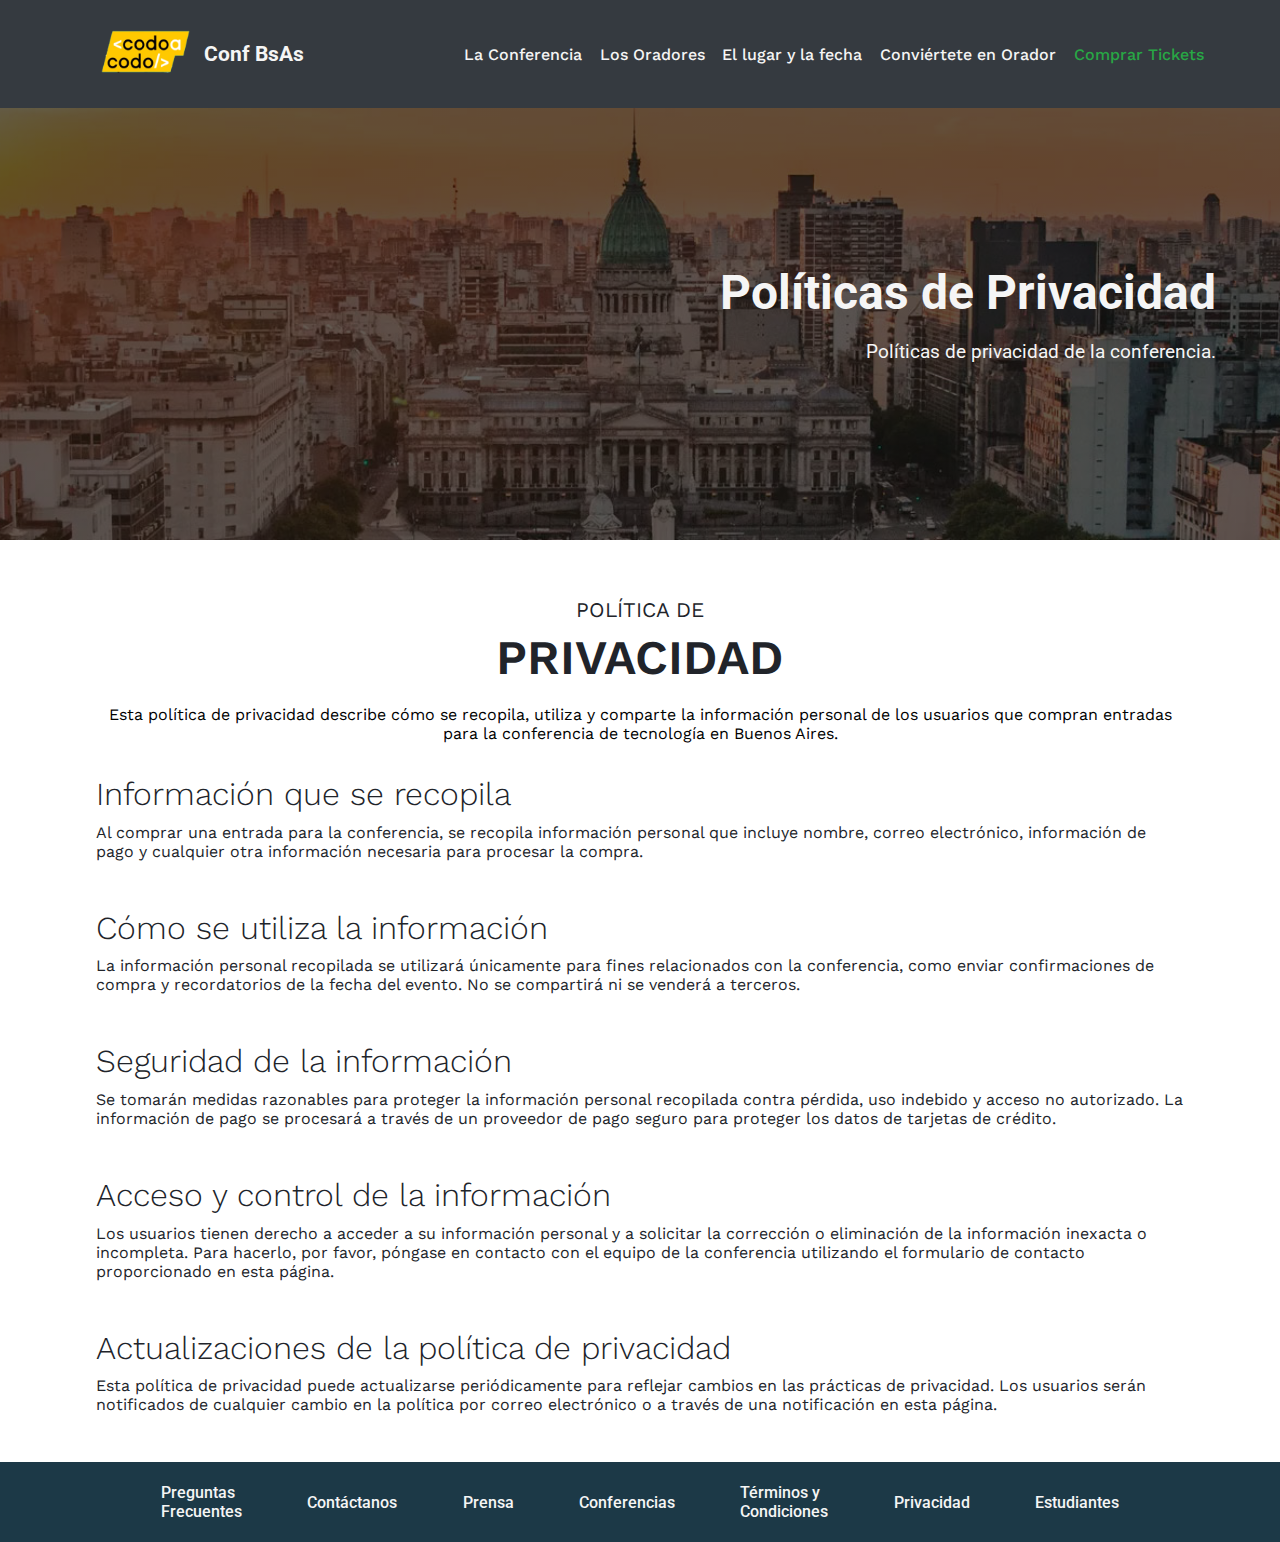
<file: pages/privacidad.html>
<!DOCTYPE html>
<html lang="es">
  <head>
    <meta charset="UTF-8" />
    <meta http-equiv="X-UA-Compatible" content="IE=edge" />
    <meta name="viewport" content="width=device-width, initial-scale=1.0" />
    <link rel="stylesheet" href="/css/styles.css" />
    <link rel="preconnect" href="https://fonts.googleapis.com" />
    <link rel="preconnect" href="https://fonts.gstatic.com" crossorigin />
    <link rel="shortcut icon" href="/assets/img/favicon.ico" type="image/x-icon">
    <link
      href="https://fonts.googleapis.com/css2?family=Roboto:ital,wght@0,300;0,400;0,500;1,300;1,400;1,500&display=swap"
      rel="stylesheet"
    />
    <link href="https://fonts.googleapis.com/css2?family=Work+Sans:wght@100;200;300;400;500;600&display=swap" rel="stylesheet">
    <title>Conferencia - Buenos Aires</title>
  </head>
  <body>
    <!--Header-->
    <header class="header-pages">
      <!--Navegación-->
      <div class="header-main-pages">
        <div class="header-logo">
          <a href="/index.html" >
            <img class="cac-logo" src="/assets/img/logo-cac.png" alt="Logo Codo a Codo"/>
          </a>
          <h2 class="header-title">Conf BsAs</h2>
        </div>
        <nav>
          <ul class="header-links">
            <li><a class="nav-links" href="/index.html#conferencia">La Conferencia</a></li>
            <li><a class="nav-links" href="/index.html#oradores">Los Oradores</a></li>
            <li><a class="nav-links" href="/index.html#lugar-fecha">El lugar y la fecha</a></li>
            <li><a class="nav-links" href="/index.html#participa">Conviértete en Orador</a></li>
            <li><a class="nav-links-accent" href="/pages/tickets.html">Comprar Tickets</a></li>
          </ul>
        </nav>
      </div>
      <!--Hero-->
      <div class="hero-container-privacy">
        <div class="hero-empty"></div>
        <div class="hero-content">
          <h2 class="hero-title">Políticas de Privacidad</h2>
          <p class="hero-text">
            Políticas de privacidad de la conferencia.
          </p>
        </div>
      </div>
    </header>
    <!--Privacidad-->
    <main>
        <section class="privacy-section">
            <h2 class="title-speakers"><span class="span-speakers">Política de </span><br>privacidad</h2>
            <p class="privacy-description">Esta política de privacidad describe cómo se recopila, utiliza y comparte la información personal de los usuarios que compran entradas para la conferencia de tecnología en Buenos Aires.</p>
          
            <h3 class="privacy-subs">Información que se recopila</h3>
            <p class="privacy-texts">Al comprar una entrada para la conferencia, se recopila información personal que incluye nombre, correo electrónico, información de pago y cualquier otra información necesaria para procesar la compra.</p>
          
            <h3 class="privacy-subs">Cómo se utiliza la información</h3>
            <p class="privacy-texts">La información personal recopilada se utilizará únicamente para fines relacionados con la conferencia, como enviar confirmaciones de compra y recordatorios de la fecha del evento. No se compartirá ni se venderá a terceros.</p>
          
            <h3 class="privacy-subs">Seguridad de la información</h3>
            <p class="privacy-texts">Se tomarán medidas razonables para proteger la información personal recopilada contra pérdida, uso indebido y acceso no autorizado. La información de pago se procesará a través de un proveedor de pago seguro para proteger los datos de tarjetas de crédito.</p>
          
            <h3 class="privacy-subs">Acceso y control de la información</h3>
            <p class="privacy-texts">Los usuarios tienen derecho a acceder a su información personal y a solicitar la corrección o eliminación de la información inexacta o incompleta. Para hacerlo, por favor, póngase en contacto con el equipo de la conferencia utilizando el formulario de contacto proporcionado en esta página.</p>
          
            <h3 class="privacy-subs">Actualizaciones de la política de privacidad</h3>
            <p class="privacy-texts">Esta política de privacidad puede actualizarse periódicamente para reflejar cambios en las prácticas de privacidad. Los usuarios serán notificados de cualquier cambio en la política por correo electrónico o a través de una notificación en esta página.</p>
          </section>
    </main>
    <!--Footer-->
    <footer class="footer-section">
        <ul class="footer-nav">
          <li class="nav-elements"><a class="footer-nav-links" href="/pages/faq.html">Preguntas<br>Frecuentes</a></li>
          <li class="nav-elements"><a class="footer-nav-links" href="/pages/contactanos.html">Contáctanos</a></li>
          <li class="nav-elements"><a class="footer-nav-links" href="/pages/prensa.html">Prensa</a></li>
          <li class="nav-elements"><a class="footer-nav-links" href="/pages/conferencias.html">Conferencias</a></li>
          <li class="nav-elements"><a class="footer-nav-links" href="/pages/tyc.html">Términos y<br>Condiciones</a></li>
          <li class="nav-elements"><a class="footer-nav-links" href="/pages/privacidad.html">Privacidad</a></li>
          <li class="nav-elements"><a class="footer-nav-links" href="/pages/estudiantes.html">Estudiantes</a></li>
        </ul>
      </footer>
  </body>
</html>
</file>
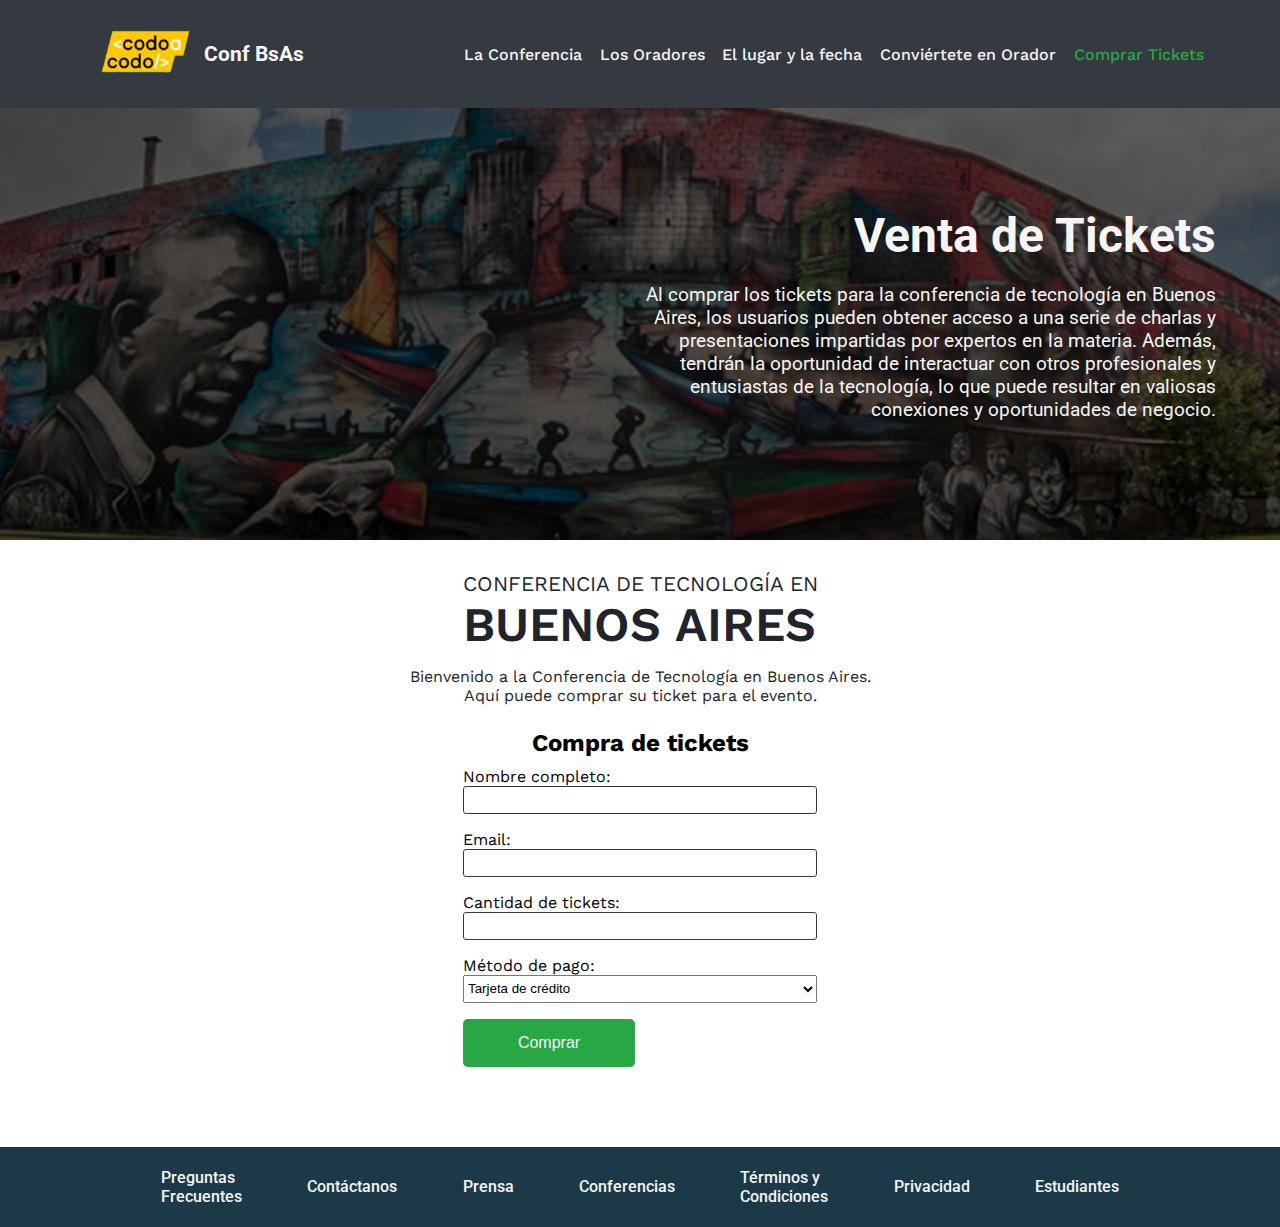
<file: pages/tickets.html>
<!DOCTYPE html>
<html lang="es">
  <head>
    <meta charset="UTF-8" />
    <meta http-equiv="X-UA-Compatible" content="IE=edge" />
    <meta name="viewport" content="width=device-width, initial-scale=1.0" />
    <link rel="stylesheet" href="/css/styles.css" />
    <link rel="preconnect" href="https://fonts.googleapis.com" />
    <link rel="preconnect" href="https://fonts.gstatic.com" crossorigin />
    <link rel="shortcut icon" href="/assets/img/favicon.ico" type="image/x-icon">
    <link
      href="https://fonts.googleapis.com/css2?family=Roboto:ital,wght@0,300;0,400;0,500;1,300;1,400;1,500&display=swap"
      rel="stylesheet"
    />
    <link href="https://fonts.googleapis.com/css2?family=Work+Sans:wght@100;200;300;400;500;600&display=swap" rel="stylesheet">
    <title>Compra tu Ticket</title>
  </head>
  <body>
    <!--Header-->
    <header class="header-pages">
      <!--Navegación-->
      <div class="header-main-pages">
        <div class="header-logo">
          <a href="/index.html" >
            <img class="cac-logo" src="/assets/img/logo-cac.png" alt="Logo Codo a Codo"/>
          </a>
          <h2 class="header-title">Conf BsAs</h2>
        </div>
        <nav>
          <ul class="header-links">
            <li><a class="nav-links" href="/index.html#conferencia">La Conferencia</a></li>
            <li><a class="nav-links" href="/index.html#oradores">Los Oradores</a></li>
            <li><a class="nav-links" href="/index.html#lugar-fecha">El lugar y la fecha</a></li>
            <li><a class="nav-links" href="/index.html#participa">Conviértete en Orador</a></li>
            <li><a class="nav-links-accent" href="/pages/tickets.html">Comprar Tickets</a></li>
          </ul>
        </nav>
      </div>
      <!--Hero-->
      <div class="hero-container-tickets">
        <div class="hero-empty"></div>
        <div class="hero-content">
          <h2 class="hero-title">Venta de Tickets</h2>
          <p class="hero-text">
            Al comprar los tickets para la conferencia de tecnología en Buenos Aires,
             los usuarios pueden obtener acceso a una serie de charlas y presentaciones
              impartidas por expertos en la materia. Además, tendrán la oportunidad de
               interactuar con otros profesionales y entusiastas de la tecnología, lo
                que puede resultar en valiosas conexiones y oportunidades de negocio. </p>
        </div>
      </div>
    </header>
    <!--Ventas-->
    <main>
      <section class="form-section">
        <h1 class="span-title">Conferencia de tecnología en<br><span class="form-title">Buenos Aires</span></h1>
        <p class="form-description-tickets">Bienvenido a la Conferencia de Tecnología en Buenos Aires.<br>Aquí puede comprar su ticket para el evento.</p>
        <h2 class="form-subtitle">Compra de tickets</h2>
        <form>
        <div class="form-data">
            <label class="form-label" for="nombre">Nombre completo:</label><br>
            <input  class="data" type="text" id="nombre" name="nombre"><br>
        </div>
        <div class="form-data">
            <label class="form-label" for="email">Email:</label><br>
            <input  class="data" type="email" id="email" name="email"><br>
        </div>
        <div class="form-data">
            <label class="form-label" for="cantidad">Cantidad de tickets:</label><br>
            <input class="data" type="number" id="cantidad" name="cantidad"><br>
        </div>
        <div class="form-data">
            <label class="form-label" for="pago">Método de pago:</label><br>
            <select class="form-select" id="pago" name="pago">
                <option value="tarjeta">Tarjeta de crédito</option>
                <option value="efectivo">Efectivo</option>
            </select><br>
        </div>
        <div class="form-data"><input class="btn-form btn-filled" type="submit" value="Comprar"></div>
        </form>
      </section>
    </main>
    <!--Footer-->
    <footer class="footer-section">
        <ul class="footer-nav">
          <li class="nav-elements"><a class="footer-nav-links" href="/pages/faq.html">Preguntas<br>Frecuentes</a></li>
          <li class="nav-elements"><a class="footer-nav-links" href="/pages/contactanos.html">Contáctanos</a></li>
          <li class="nav-elements"><a class="footer-nav-links" href="/pages/prensa.html">Prensa</a></li>
          <li class="nav-elements"><a class="footer-nav-links" href="/pages/conferencias.html">Conferencias</a></li>
          <li class="nav-elements"><a class="footer-nav-links" href="/pages/tyc.html">Términos y<br>Condiciones</a></li>
          <li class="nav-elements"><a class="footer-nav-links" href="/pages/privacidad.html">Privacidad</a></li>
          <li class="nav-elements"><a class="footer-nav-links" href="/pages/estudiantes.html">Estudiantes</a></li>
        </ul>
      </footer>
  </body>
</html>
</file>
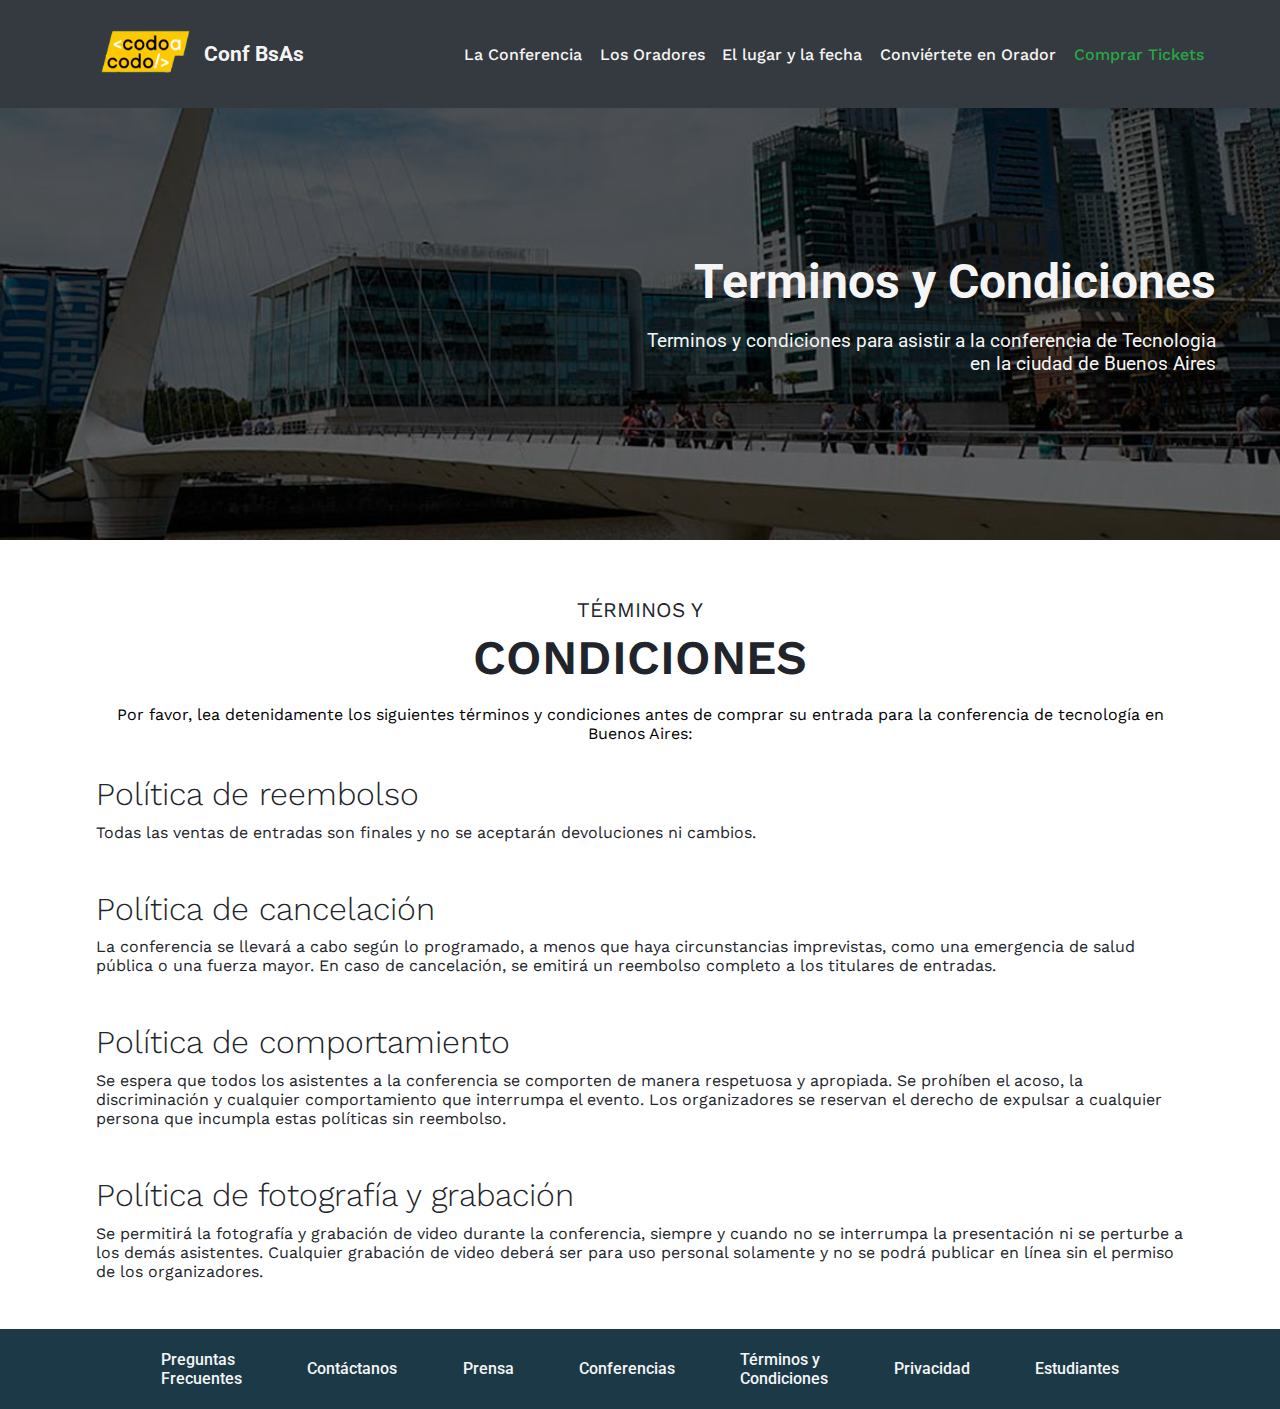
<file: pages/tyc.html>
<!DOCTYPE html>
<html lang="es">
  <head>
    <meta charset="UTF-8" />
    <meta http-equiv="X-UA-Compatible" content="IE=edge" />
    <meta name="viewport" content="width=device-width, initial-scale=1.0" />
    <link rel="stylesheet" href="/css/styles.css" />
    <link rel="preconnect" href="https://fonts.googleapis.com" />
    <link rel="preconnect" href="https://fonts.gstatic.com" crossorigin />
    <link rel="shortcut icon" href="/assets/img/favicon.ico" type="image/x-icon">
    <link
      href="https://fonts.googleapis.com/css2?family=Roboto:ital,wght@0,300;0,400;0,500;1,300;1,400;1,500&display=swap"
      rel="stylesheet"
    />
    <link href="https://fonts.googleapis.com/css2?family=Work+Sans:wght@100;200;300;400;500;600&display=swap" rel="stylesheet">
    <title>Conferencia - Buenos Aires</title>
  </head>
  <body>
    <!--Header-->
    <header class="header-pages">
      <!--Navegación-->
      <div class="header-main-pages">
        <div class="header-logo">
          <a href="/index.html" >
            <img class="cac-logo" src="/assets/img/logo-cac.png" alt="Logo Codo a Codo"/>
          </a>
          <h2 class="header-title">Conf BsAs</h2>
        </div>
        <nav>
          <ul class="header-links">
            <li><a class="nav-links" href="/index.html#conferencia">La Conferencia</a></li>
            <li><a class="nav-links" href="/index.html#oradores">Los Oradores</a></li>
            <li><a class="nav-links" href="/index.html#lugar-fecha">El lugar y la fecha</a></li>
            <li><a class="nav-links" href="/index.html#participa">Conviértete en Orador</a></li>
            <li><a class="nav-links-accent" href="/pages/tickets.html">Comprar Tickets</a></li>
          </ul>
        </nav>
      </div>
      <!--Hero-->
      <div class="hero-container-tyc">
        <div class="hero-empty"></div>
        <div class="hero-content">
          <h2 class="hero-title">Terminos y Condiciones</h2>
          <p class="hero-text">
            Terminos y condiciones para asistir a la conferencia de Tecnologia en la ciudad de Buenos Aires
          </p>
        </div>
      </div>
    </header>
    <!--Terminos-->
    <main>
        <section class="tyc-section">
            <h2 class="title-speakers"><span class="span-speakers">Términos y </span><br>condiciones</h2>
            <p class="tyc-description">Por favor, lea detenidamente los siguientes términos y condiciones antes de comprar su entrada para la conferencia de tecnología en Buenos Aires:</p>
            
            <h3 class="tyc-subs">Política de reembolso</h3>
            <p class="tyc-texts">Todas las ventas de entradas son finales y no se aceptarán devoluciones ni cambios.</p>
          
            <h3 class="tyc-subs">Política de cancelación</h3>
            <p class="tyc-texts">La conferencia se llevará a cabo según lo programado, a menos que haya circunstancias 
                imprevistas, como una emergencia de salud pública o una fuerza mayor. En caso de cancelación, se emitirá 
                un reembolso completo a los titulares de entradas.</p>
          
            <h3 class="tyc-subs">Política de comportamiento</h3>
            <p class="tyc-texts">Se espera que todos los asistentes a la conferencia se comporten de manera respetuosa y 
                apropiada. Se prohíben el acoso, la discriminación y cualquier comportamiento que interrumpa el evento. Los 
                organizadores se reservan el derecho de expulsar a cualquier persona que incumpla estas políticas sin reembolso.</p>
          
            <h3 class="tyc-subs">Política de fotografía y grabación</h3>
            <p class="tyc-texts">Se permitirá la fotografía y grabación de video durante la conferencia, siempre y cuando 
                no se interrumpa la presentación ni se perturbe a los demás asistentes. Cualquier grabación de video deberá 
                ser para uso personal solamente y no se podrá publicar en línea sin el permiso de los organizadores.</p>
          </section>
    </main>
    <!--Footer-->
    <footer class="footer-section">
        <ul class="footer-nav">
          <li class="nav-elements"><a class="footer-nav-links" href="/pages/faq.html">Preguntas<br>Frecuentes</a></li>
          <li class="nav-elements"><a class="footer-nav-links" href="/pages/contactanos.html">Contáctanos</a></li>
          <li class="nav-elements"><a class="footer-nav-links" href="/pages/prensa.html">Prensa</a></li>
          <li class="nav-elements"><a class="footer-nav-links" href="/pages/conferencias.html">Conferencias</a></li>
          <li class="nav-elements"><a class="footer-nav-links" href="/pages/tyc.html">Términos y<br>Condiciones</a></li>
          <li class="nav-elements"><a class="footer-nav-links" href="/pages/privacidad.html">Privacidad</a></li>
          <li class="nav-elements"><a class="footer-nav-links" href="/pages/estudiantes.html">Estudiantes</a></li>
        </ul>
      </footer>
  </body>
</html>
</file>
<file: css/styles.css>
* {
    margin: auto;
    padding: 0;
    box-sizing: border-box;
    --dark-text: #21242A;
    --light-text: #F5F5F5;
    --bg-section: #353A40;
    --bg-footer: #1C3947;
    --btn-primary: #28A745;
    --btn-accent: #96C93E;
    --btn-tech01: #FEC107;
    --btn-tech02: #17A2B9;
    --btn-tech03: #6C757D;
    --btn-tech04: #DC3446;
}
body {
    font-family: 'Roboto', sans-serif;
    font-family: 'Work Sans', sans-serif;
}

/* Header */
.header-index {
    height: 100vh;
}
.header-pages {
    height: 60vh;
}
.header-main {
    display: flex;
    justify-content: space-between;
    align-items: center;
    background-color: var(--bg-section);
    padding: 0.3rem 1rem;
    height: 12%;
}
.header-main-pages {
    display: flex;
    justify-content: space-between;
    align-items: center;
    background-color: var(--bg-section);
    padding: 0.3rem 1rem;
    height: 20%;
}
.header-logo {
    display: flex;
    justify-content: flex-start;
    align-items: center;
    width: 20%;
}
.cac-logo {
    width: 95px;
}
.header-title {
    color: var(--light-text);
    font-family: 'Roboto', sans-serif;
    font-size: 1.3em;
    margin-left: -10px;
}
.header-links {
    display: flex;
    align-items: center;
    list-style: none;
    flex-direction: row;
    height: 100%;
}
.nav-links {
    text-decoration: none;
    padding-left: 1.1rem;
    font-family: 'Work Sans', sans-serif;
    font-size: 1rem;
    font-weight: 500;
    color: var(--light-text);
}
.nav-links-accent {
    text-decoration: none;
    padding-left: 1.1rem;
    font-family: 'Work Sans', sans-serif;
    font-size: 1rem;
    font-weight: 500;
    color: var(--btn-primary);
}
.nav-links:hover {
    text-decoration: none;
    padding-left: 1.1rem;
    font-family: 'Work Sans', sans-serif;
    font-size: 1rem;
    font-weight: 500;
    color: var(--btn-accent);
}
.nav-links-accent:hover {
    text-decoration: none;
    padding-left: 1.1rem;
    font-family: 'Work Sans', sans-serif;
    font-size: 1rem;
    font-weight: 500;
    color: var(--btn-accent);
}
/* Hero */
.hero-container {
    display: flex;
    height: 88%;
    background-image: linear-gradient(to right, #0000009c, #0000009c), url("/assets/img/aguas_corrientes-full.jpg");
    background-size: cover;
    background-position: center center;
    background-repeat: no-repeat;
    justify-content: flex-end;
    align-items: center;
}
.hero-container-tickets {
    display: flex;
    height: 80%;
    background-image: linear-gradient(to right, #0000009c, #0000009c), url("/assets/img/integrador-tickets.jpg");
    background-size: cover;
    background-position: center center;
    background-repeat: no-repeat;
    justify-content: flex-end;
    align-items: center;
}
.hero-container-faq {
    display: flex;
    height: 80%;
    background-image: linear-gradient(to right, #0000009c, #0000009c), url("/assets/img/integrador-faq.jpg");
    background-size: cover;
    background-position: center center;
    background-repeat: no-repeat;
    justify-content: flex-end;
    align-items: center;
}
.hero-container-contact {
    display: flex;
    height: 80%;
    background-image: linear-gradient(to right, #0000009c, #0000009c), url("/assets/img/integrador-contact.jpg");
    background-size: cover;
    background-position: center center;
    background-repeat: no-repeat;
    justify-content: flex-end;
    align-items: center;
}
.hero-container-press {
    display: flex;
    height: 80%;
    background-image: linear-gradient(to right, #0000009c, #0000009c), url("/assets/img/integrador-press.jpg");
    background-size: cover;
    background-position: center center;
    background-repeat: no-repeat;
    justify-content: flex-end;
    align-items: center;
}
.hero-container-conference {
    display: flex;
    height: 80%;
    background-image: linear-gradient(to right, #0000009c, #0000009c), url("/assets/img/integrador-conference.jpg");
    background-size: cover;
    background-position: center center;
    background-repeat: no-repeat;
    justify-content: flex-end;
    align-items: center;
}
.hero-container-tyc {
    display: flex;
    height: 80%;
    background-image: linear-gradient(to right, #0000009c, #0000009c), url("/assets/img/integrador-tyc.jpg");
    background-size: cover;
    background-position: center center;
    background-repeat: no-repeat;
    justify-content: flex-end;
    align-items: center;
}
.hero-container-privacy {
    display: flex;
    height: 80%;
    background-image: linear-gradient(to right, #0000009c, #0000009c), url("/assets/img/integrador-privacy.jpg");
    background-size: cover;
    background-position: center center;
    background-repeat: no-repeat;
    justify-content: flex-end;
    align-items: center;
}
.hero-container-student {
    display: flex;
    height: 80%;
    background-image: linear-gradient(to right, #0000009c, #0000009c), url("/assets/img/integrador-students.jpg");
    background-size: cover;
    background-position: center center;
    background-repeat: no-repeat;
    justify-content: flex-end;
    align-items: center;
}
.hero-empty {
    width: 50%;
}
.hero-content {
    text-align: right;
    width: 50%;
    padding-right: 5%;
}
.hero-title {
    font-size: 3rem;
    color: var(--light-text);
    font-family: 'Roboto', sans-serif;
    margin-bottom: 1.2rem;
}
.hero-text {
    font-size: 1.2rem;
    margin-bottom: 1.3rem;
    font-family: 'Roboto', sans-serif;
    color: var(--light-text);
}
.hero-btn a {
    display: flex;
    justify-content: flex-end;
    text-decoration: none;
    padding: 0.8rem 1.2rem;
    font-size: 1.2rem;
    color: var(--light-text);
}
.btn-outline {
    border-radius: 0.3rem;
    background-color: #29a74400;
    border: solid 2px var(--light-text);
}
.btn-filled {
    border-radius: 0.3rem;
    background-color: var(--btn-primary);
    border: solid 2px var(--btn-primary);
}
.btn-outline:hover {
    border-radius: 0.3rem;
    background-color: #29a74400;
    border: solid 2px var(--btn-accent);
    color: var(--btn-accent);
}
.btn-outline a:hover {
    color: var(--btn-accent);
}
.btn-filled:hover {
    border-radius: 0.3rem;
    background-color: var(--btn-accent);
    border: solid 2px var(--btn-accent);
}

/* Oradores */
.speakers {
    display: flex;
    flex-direction: column;
    align-items: center;
    justify-content: center;
    margin-top: 3em;
    margin-bottom: 3em;
}
.title-speakers {
    font-family: 'Work Sans', sans-serif;
    color: var(--dark-text);
    text-align: center;
    margin-bottom: 0.4em;
    text-transform: uppercase;
    font-size: 3rem;
    font-weight: 600;
}
.span-speakers {
    font-family: 'Work Sans', sans-serif;
    color: var(--dark-text);
    font-weight: 400;
    font-size: 1.3rem;
    text-transform: uppercase;
}
.cards-speakers {
    display: flex;
    width: 90%;
    margin: 0 auto;
}
.cards {
    display: inline-block;
    width: 30%;
    margin: 1em;
    border: solid 1px var(--btn-tech03);
    border-radius: 8px 8px 0 0;
}
.cards-images {
    width: 100%;
    border-radius: 8px 8px 0 0;
}
.cards-content {
    margin: 14px 20px;
}
.title-cards {
    margin-top: 0.5rem;
    font-family: 'Work Sans', sans-serif;
    font-size: 1.2rem;
    font-weight: 500;
}
.description-cards {
    margin-top: 0.5rem;
    font-family: 'Work Sans', sans-serif;
    font-size: 0.9rem;
}
.btn-cards {
    margin: 2px;
    border: none;
    border-radius: 6px;
    font-weight: 700;
    font-size: 11px;
    font-family: 'Roboto', sans-serif;
    padding: 6px;
}
.tech-js {
    color: var(--dark-text);
    background-color: var(--btn-tech01);
}
.tech-react {
    color: var(--light-text);
    background-color: var(--btn-tech02);
}
.tech-bussines {
    color: var(--light-text);
    background-color: var(--btn-tech03);
}
.tech-startups {
    color: var(--light-text);
    background-color: var(--btn-tech04);
}
/* Faqs */
.faq-section {
    text-align: center;
    margin: 3em 3em;
}
.faq-questions {
    font-family: 'Roboto', sans-serif;
    font-size: 1.5em;
    font-weight: 400;
    margin-top: 1em;
    margin-bottom: 0.4em;
}
.faq-answers {
    font-family: 'Work Sans', sans-serif;
    line-height: 22px;
}
/* Área Ciudad */
.bsas-section {
    display: flex;
    justify-content: center;
    align-items: center;
    height: 60vh;
    margin-bottom: 3em;
    background-color: var(--bg-section);
}
.bsas-image {
    flex-basis: 50%;
    height: 100%;
    /* max-width: 50%; */
}
.bsas-image img {
    height: 100%;
    object-fit: cover;
}
.bsas-image-u {
    max-width: 100%;
}
.city-container {
    flex-basis: 50%;
    padding: 0 20px;
}
.city-title {
    font-size: 2.5rem;
    color: var(--light-text);
    font-family: 'Roboto', sans-serif;
    margin-bottom: 1.2rem;
}
.city-description {
    font-size: 1rem;
    margin-bottom: 1.3rem;
    font-family: 'Roboto', sans-serif;
    color: var(--light-text);
}

/* Formulario */
.form-section {
    display: flex;
    flex-direction: column;
    align-items: center;
    justify-content: center;
    margin-top: 2em;
    margin-bottom: 4em;
}
.form-title {
    font-family: 'Work Sans', sans-serif;
    color: var(--dark-text);
    text-align: center;
    margin-bottom: 0.4em;
    text-transform: uppercase;
    font-size: 3rem;
    font-weight: 600;
}
.span-title {
    font-family: 'Work Sans', sans-serif;
    color: var(--dark-text);
    font-weight: 400;
    font-size: 1.3rem;
    text-transform: uppercase;
}
.form-description {
    font-family: 'Work Sans', sans-serif;
    color: var(--dark-text);
    font-weight: 400;
    font-size: 1rem;
}
.form-description-tickets {
    font-family: 'Work Sans', sans-serif;
    color: var(--dark-text);
    font-weight: 400;
    font-size: 1rem;
    text-align: center;
    margin: 0.9em 0;
}
.form-subtitle {
    margin: 0.4em 0.4em;
}
.form-data {
    margin-bottom: 1em;
}
.form-label {
    font-family: 'Work Sans', sans-serif;
    margin-top: 10px;
    margin-bottom: 50px;
}
.form-select {
    width: 354px;
    height: 28px;
}
.data {
    width: 354px;
    height: 28px;
    border-radius: 3px;
    border: var(--bg-section) solid 1px;
}
.data::placeholder {
    font-family: 'Roboto', sans-serif;
    font-size: 1em;
    padding-left: 5%;
}
.filled {
    width: 100%;
    height: 150px;
    border-radius: 3px;
    border: var(--bg-section) solid 1px;
    font-family: 'Roboto', sans-serif;
    font-size: 1em;
}
.filled::placeholder {
    font-family: 'Roboto', sans-serif;
    font-size: 1em;
    padding-left: 5%;
}
.form-important {
    margin: 1em 0;
    font-size: 0.9em;
    font-family: 'Work Sans', sans-serif;
    font-style: italic;
    color: var(--dark-text);
}
.btn-section {
    display: flex;
    flex-wrap: wrap;
    justify-content: space-between;
}
.btn-form {
    width: calc(50% - 5px);
    padding: 0.8rem 0;
    color: var(--light-text);
    font-size: 1em;
}

/* Footer */
.footer-section {
    display: flex;
    justify-content: center;
    align-items: center;
    background-color: var(--bg-footer);
    height: 5rem;
}
.footer-nav {
    display: flex;
    justify-content: space-between;
    width: 80%;
}
.nav-elements {
    list-style: none;
}
.footer-nav-links {
    text-decoration: none;
    color: var(--light-text);
    font-family: 'Roboto', sans-serif;
    font-size: 1em;
    font-weight: 500;
}
.footer-nav-links:hover {
    color: var(--btn-accent);
}
/* Contacto */
.social {
    display: flex;
    text-decoration: none;
}
.social li {
    list-style: none;
}
.social a {
    color: var(--btn-primary);
    text-decoration: none;
    margin: 0.6em 0.6em;
}
.social a:hover {
    color: var(--btn-accent);
}
.form-select {
    width: 354px;
    height: 28px;
}

/* Prensa */
.press-description {
    text-align: center;
    font-family: 'Work Sans', sans-serif;
}
.main-prensa {
    margin-top: 2em;
    margin-bottom: 19em;
}

/* Conferencia */
.conference-section {
    width: 85%;
    margin: 2em auto;
}
.conference-description {
    text-align: center;
}
.conference-day {
    background-color: var(--btn-tech03);
    padding: 30px;
    border-radius: 10px;
    margin: 3em auto;
    width: 80%;
}
.day-title {
    font-family: 'Roboto', sans-serif;
    font-weight: 400;
    color: var(--dark-text);
    margin-bottom: 0.5em;
}
.list-info {
    list-style: none;
}
.day-panelist {
    font-family: 'Roboto', sans-serif;
    font-size: 1.2rem;
    color: var(--light-text);
    margin-top: 0.3em;
    margin-bottom: 0.5em;
}
.panelist-theme {
    font-family: 'Work Sans', sans-serif;
    font-size: 1rem;
    font-style: italic;
    color: var(--light-text);
}
.panelist-description {
    font-family: 'Work Sans', sans-serif;
    font-size: 0.9rem;
    color: var(--light-text);
    margin-bottom: 0.5em;
}
.day-data {
    margin: 1em 1em;
}
.day-time {
    font-family: 'Work Sans', sans-serif;
    color: var(--light-text);
}
.data-colors {
    color: var(--bg-footer);
}

/* Terminos y Condiciones */
.tyc-section {
    width: 85%;
    margin: 2em auto;
}
.tyc-description {
    text-align: center;
    margin-bottom: 2em;
}
.tyc-subs {
    font-family: 'Roboto' sans-serif;
    font-size: 2em;
    font-weight: 300;
    color: var(--dark-text);
    margin-bottom: 0.3em;
}
.tyc-texts {
    font-family: 'Work Sans', sans-serif;
    font-size: 1em;
    color: var(--dark-text);
    margin-bottom: 3em;
}
/* Privacidad */
.privacy-section {
    width: 85%;
    margin: 2em auto;
}
.privacy-description {
    text-align: center;
    margin-bottom: 2em;
}
.privacy-subs {
    font-family: 'Roboto' sans-serif;
    font-size: 2em;
    font-weight: 300;
    color: var(--dark-text);
    margin-bottom: 0.3em;
}
.privacy-texts {
    font-family: 'Work Sans', sans-serif;
    font-size: 1em;
    color: var(--dark-text);
    margin-bottom: 3em;
}

/* Estudiantes */
.students-section {
    width: 85%;
    margin: 2em auto;
}
.students-description {
    text-align: center;
    margin-bottom: 2em;
}
.students-subs {
    font-family: 'Roboto' sans-serif;
    font-size: 2em;
    font-weight: 300;
    color: var(--dark-text);
    margin-bottom: 0.3em;
}
.students-texts {
    font-family: 'Work Sans', sans-serif;
    font-size: 1em;
    color: var(--dark-text);
    margin-bottom: 3em;
}
/* Social icons */
.social {
    margin: 1em 0;
}
.social-icons {
    margin-top: 0.5em;
    color: var(--btn-primary);
}
.social-icons:hover {
    color: var(--btn-accent);
}

/* INICIO DE MODULO RESPONSIVE */

/* Tablets */
@media screen and (min-width: 768px) and (max-width: 1024px) {
    /* Estilos que se aplican solo cuando la pantalla tiene una anchura entre 768px y 1024px */
    
    /* Header Nav */
    .header-pages {
        height: 56vh;
    }
    .header-main {
        flex-direction: column;
        justify-content: center;
        height: 35%;
      }
    .header-main-pages {
        flex-direction: column;
        justify-content: center;
        height: 52%;
      }
    .header-logo {
        margin-bottom: 1rem;
        width: 50%;
        justify-content: center;
        margin: auto 1rem;
      }
    .header-title {
        margin-left: -80px;
    }
    .header-links {
        flex-direction: column;
        height: auto;
        margin: 0;
        padding: 0;
      }
    .header-links li {
        margin-bottom: 1rem;
        padding: 2px;
      }
    .header-links li:hover {
        margin-bottom: 1rem;
        background-color: var(--btn-tech03);
        padding: 2px 25px;
      }
    /* Hero */
    .hero-container {
        height: 70%;
      }
    .hero-container-tyc {
        height: 48%;
      }
    .hero-container-tickets {
        height: 48%;
      }
    .hero-container-privacy {
        height: 48%;
      }
    .hero-container-faq {
        height: 48%;
      }
    .hero-container-student {
        height: 48%;
      }
    .hero-container-conference {
        height: 48%;
      }
    .hero-container-contact {
        height: 48%;
      }
    .hero-container-press {
        height: 48%;
      }
    .hero-empty {
        display: none;
      }
    .hero-content {
        width: 90%;
        padding-right: 30px;
        text-align: center;
      }
    .hero-title {
        font-size: 2.5rem;
        margin-bottom: 1rem;
      }
    .hero-text {
        font-size: 1rem;
        margin-bottom: 1rem;
      }
    /* Oradores */
    .cards {
        margin: 1em 0.5em; /* ajustar el margen vertical y horizontal */
      }
    .speakers {
        margin-bottom: 3em;
      }
      /* Ciudad */
    .bsas-section {
        display: block;
        height: auto;
      }
    .bsas-image {
        height: 50vh;
        margin-bottom: 2em;
      }
    .bsas-image-u {
        width: 100%;
    }
    .city-container {
        text-align: center;
        margin: 3em 3em;
      }
    .hero-btn {
        margin-bottom: 3em;
      }
    /* Footer */
    .footer-section {
        height: auto;
        padding-top: 2rem;
        padding-bottom: 2rem;
      }
    .footer-nav {
        flex-direction: column;
        align-items: center;
      }
    .nav-elements {
        margin: 0.5rem 0;
      }
    .button-student {
        text-align: center;
      }
    .conference-day {
        width: 96%;
      }
}

/* Moviles */
@media screen and (max-width: 767px) {
    /* Estilos que se aplican solo cuando la pantalla tiene una anchura con un maximo de 767px */
    
    /* Header Nav */
    .header-pages {
        height: 65vh;
    }
    .cac-logo {
        width: 100px;
    }
    .header-title {
        margin-left: -80px;
    }
    .header-main {
        flex-direction: column;
        justify-content: center;
        height: 32%;
      }
    .header-main-pages {
        flex-direction: column;
        justify-content: center;
        height: 50%;
      }
    .header-logo {
        width: 70%;
        justify-content: center;
        margin: auto 3rem;
      }
    .header-links {
        flex-direction: column;
        height: auto;
        margin: 0;
        padding: 0;
      }
    .header-links li {
        margin-bottom: 1rem;
        padding: 2px;
      }
    .header-links li:hover {
        margin-bottom: 1rem;
        background-color: var(--btn-tech03);
        padding: 2px 25px;
      }
      /* Hero */
    .hero-container {
        height: 68%;
      }
    .hero-container-tyc {
        height: 50%;
      }
    .hero-container-tickets {
        height: 50%;
      }
    .hero-container-privacy {
        height: 50%;
      }
    .hero-container-faq {
        height: 50%;
      }
    .hero-container-student {
        height: 50%;
      }
    .hero-container-conference {
        height: 50%;
      }
    .hero-container-contact {
        height: 50%;
      }
    .hero-container-press {
        height: 50%;
      }
    .hero-empty {
        display: none;
      }
    .hero-content {
        width: 90%;
        padding-right: 30px;
        text-align: center;
      }
    .hero-title {
        font-size: 2.5rem;
        margin-bottom: 1rem;
      }
    .hero-text {
        font-size: 1rem;
        margin-bottom: 1rem;
      }
    /* Oradores */
    .cards-speakers {
        flex-direction: column;
      }
    .cards {
        width: 80%;
        margin: 1em auto;
      }
    /* Ciudad */
    .bsas-section {
        display: block;
        height: auto;
      }
    .bsas-image {
        height: 50vh;
        margin-bottom: 2em;
    }
    .bsas-image-u {
        align-content: center;
        max-width: initial;
    }
    .city-container {
        text-align: center;
        margin: 3em 3em;
      }
    .hero-btn {
        margin-bottom: 3em;
      }
    /* Formulario */
    .form-section {
        width: 90%;
      }
    .data {
        width: 100%;
        margin: 0.5em 0;
      }
    .form-sections {
        width: 80%;
        margin: 1em 0;
      }
    /* Footer */
    .footer-section {
        height: auto;
        padding-top: 2rem;
        padding-bottom: 2rem;
      }
    .footer-nav {
        flex-direction: column;
        align-items: center;
      }
    .nav-elements {
        margin: 0.5rem 0;
      }
    .button-student {
        text-align: center;
      }
    .conference-day {
        width: 96%;
      }
}
</file>
